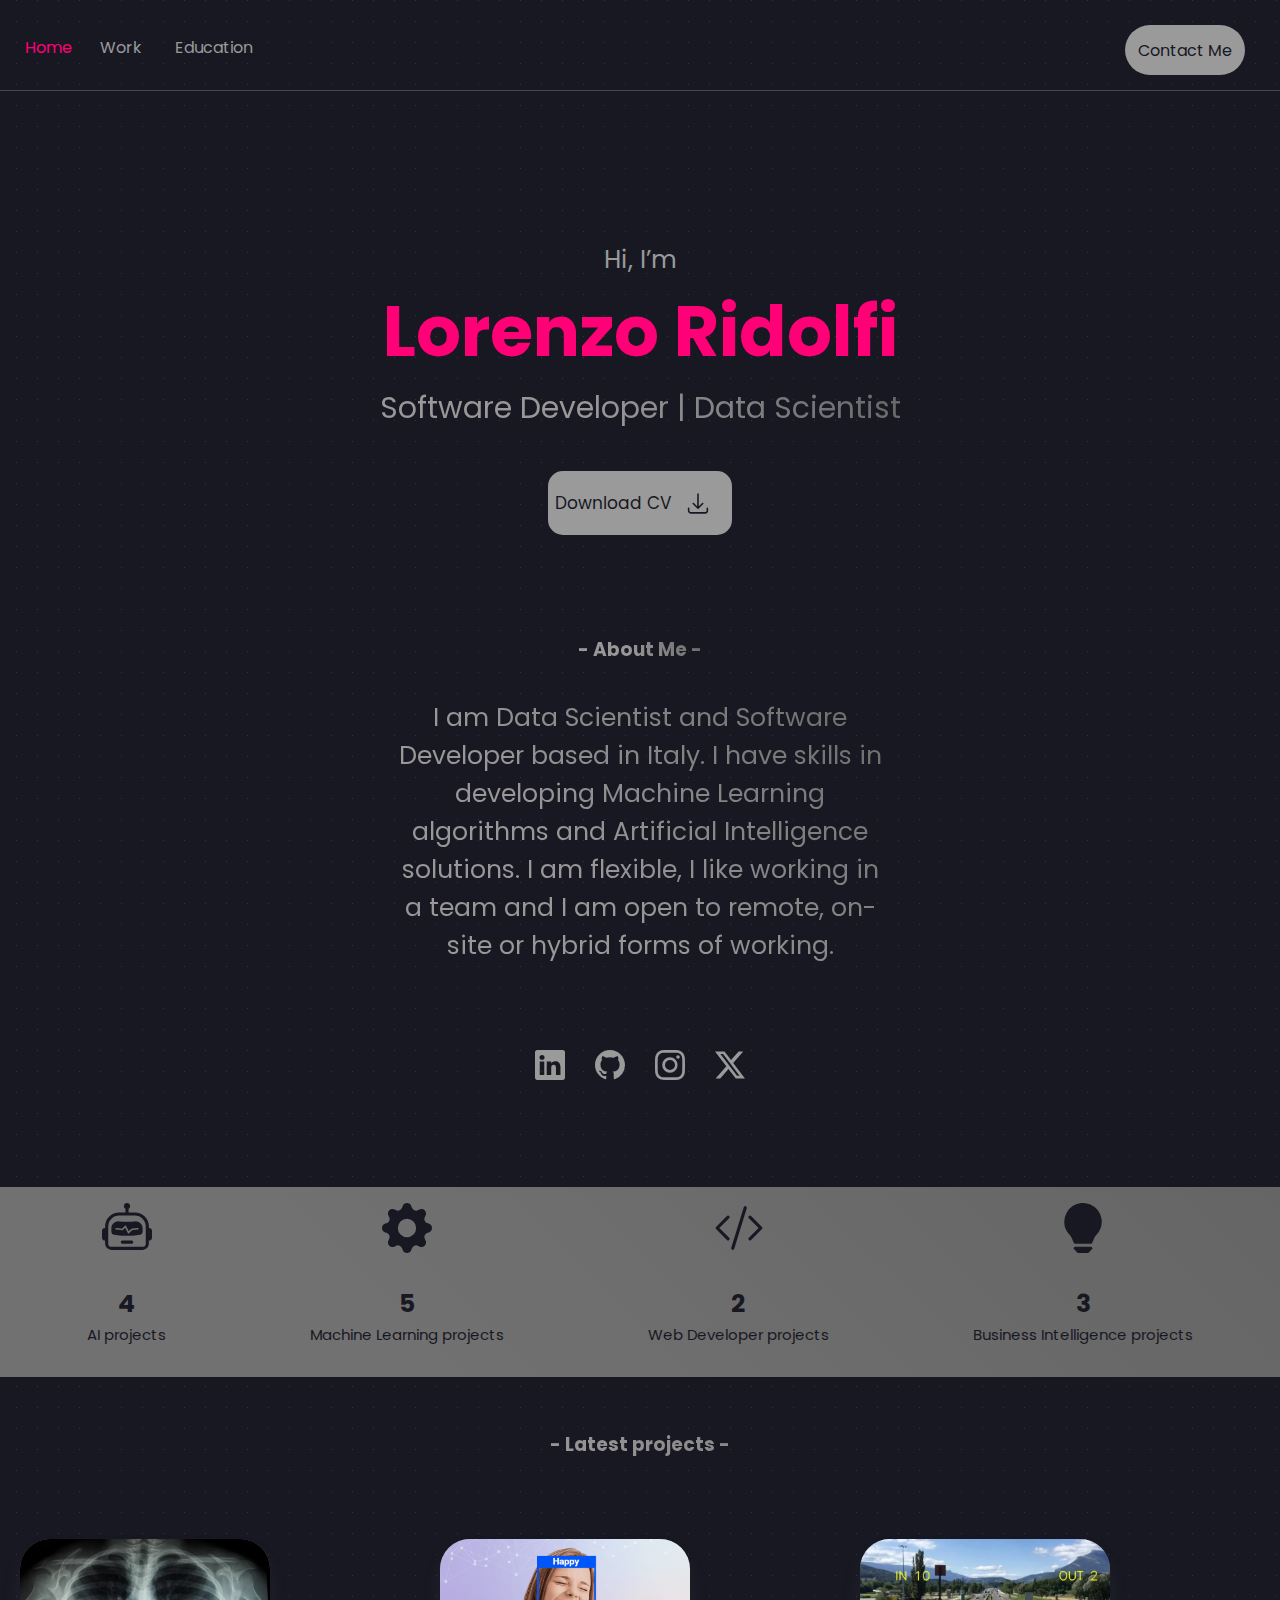
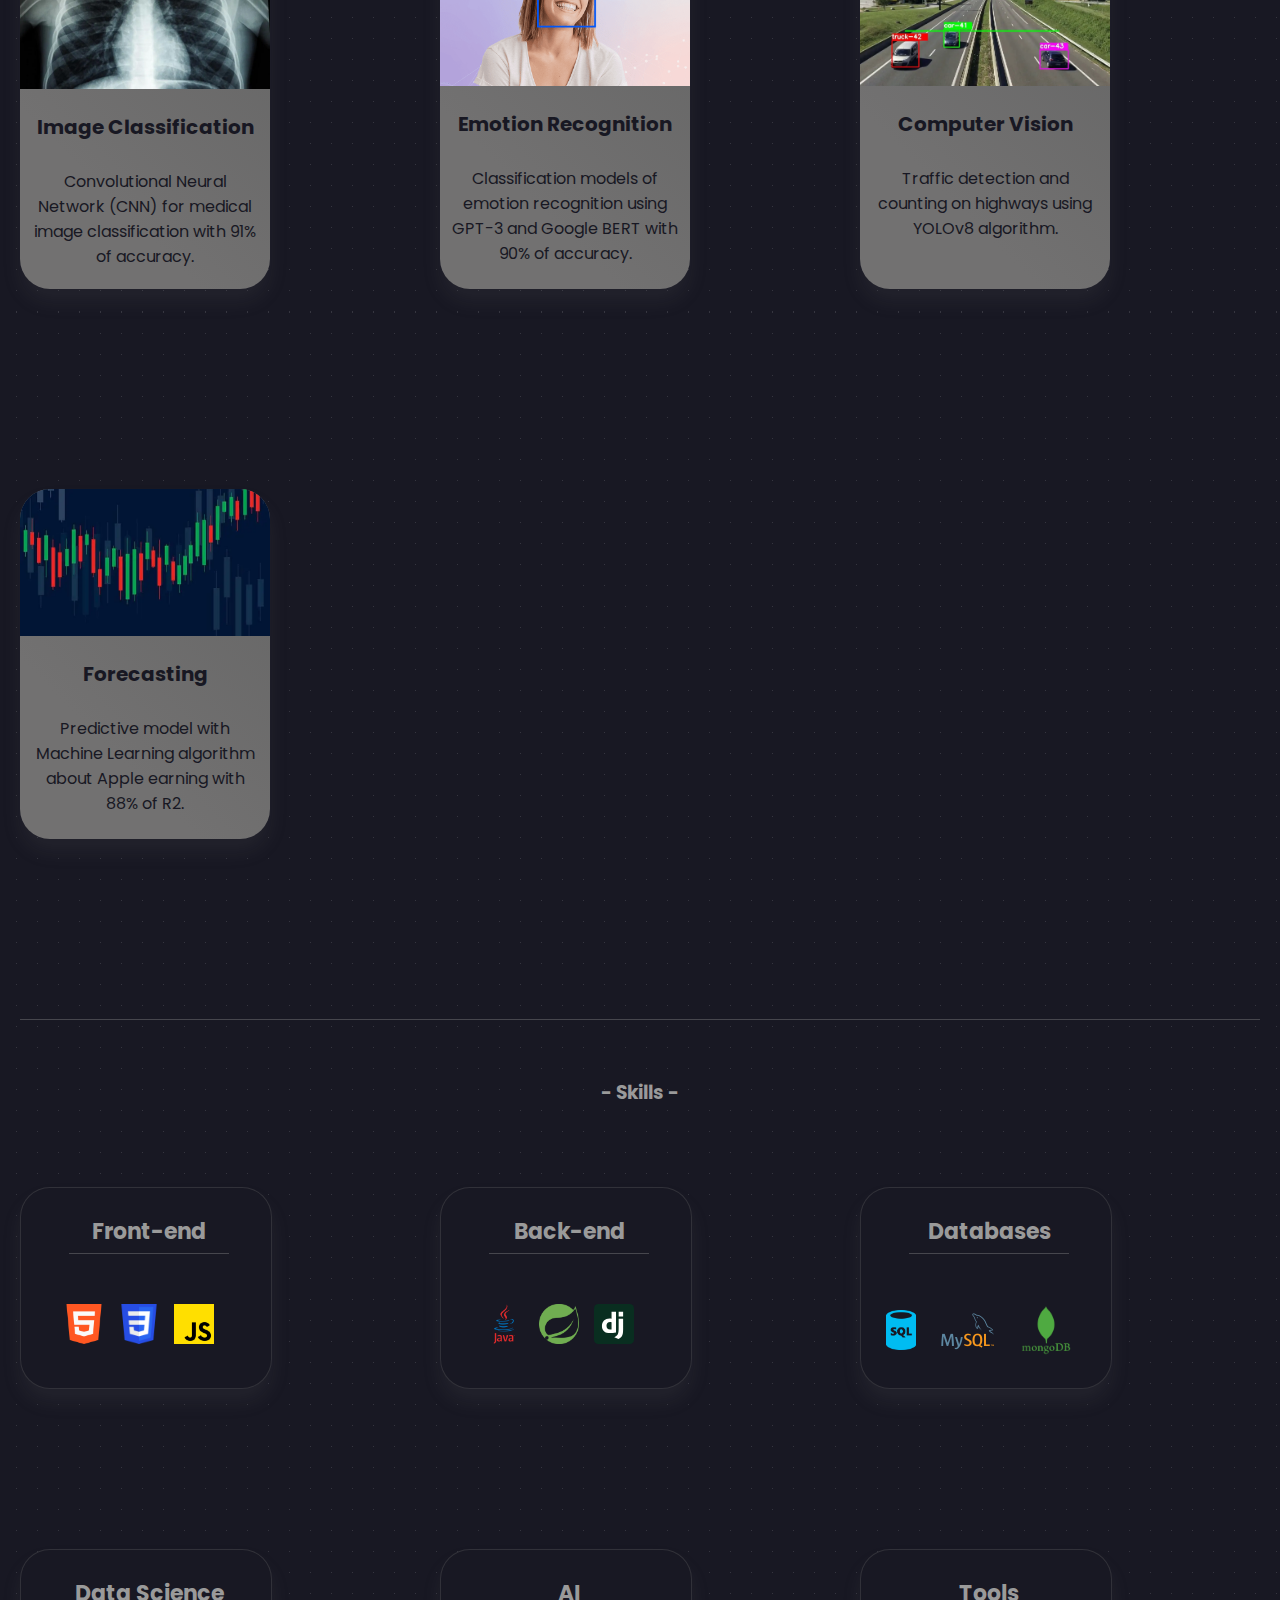
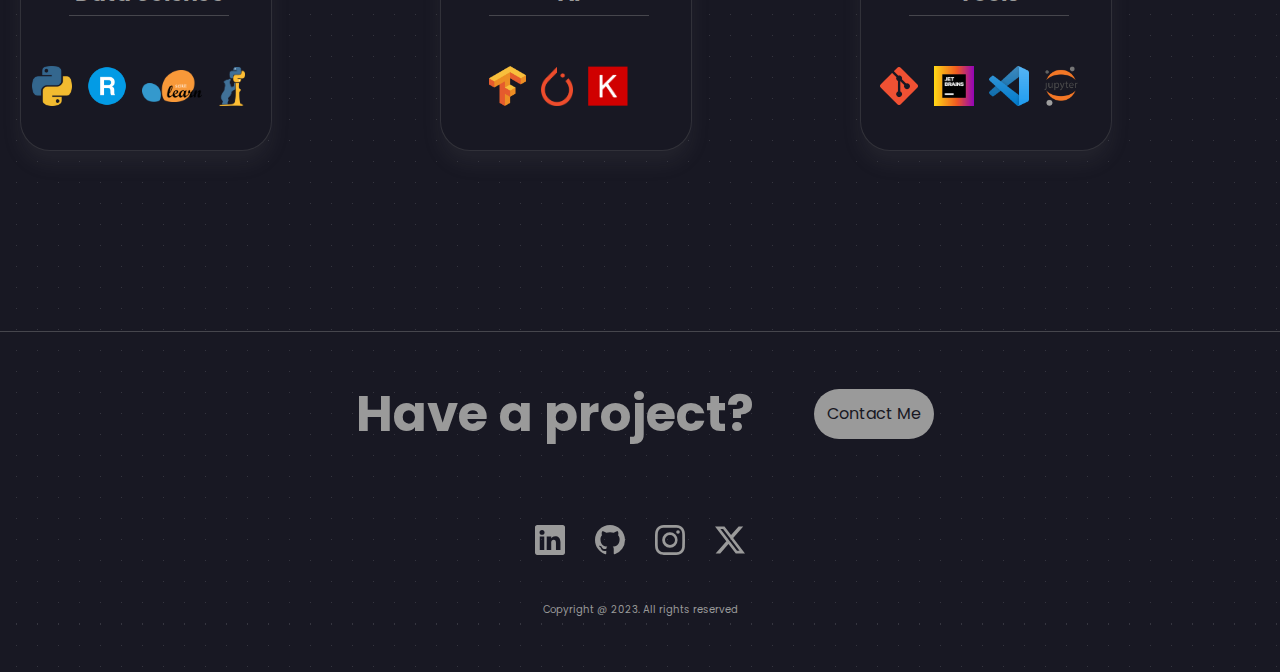
<file: index.html>
<!DOCTYPE html>
<html lang="en">
  <head>
    <meta charset="UTF-8" />
    <meta name="viewport" content="width=device-width, initial-scale=1.0" />
    <meta
      name="description"
      content="Questo è il sito internet di Lorenzo Ridolfi, data scientist e software developer."
    />
    <title>Landing Page di Ridolfi Lorenzo</title>
    <link rel="stylesheet" href="/assets/css/styles.css" />
  </head>
  <style>
    @import url("https://fonts.googleapis.com/css2?family=Outfit:wght@100;400;600&family=Poppins:wght@500&family=Roboto:wght@100;700&display=swap");

    html,
    body {
      height: 100%;
      margin: 0;
      background-color: #181823;
      background-image: url(/assets/immagini/BG-Tx-1.svg);
      color: #9a9a9a;
      font-family: "Poppins", sans-serif;
      /* overflow-x: hidden; */
    }

    header,
    .hero,
    .projects,
    .skills {
      max-width: 1440px;
      margin: 0 auto;
    }

    header {
      height: 60px;
      border-bottom: solid 1px rgba(147, 147, 147, 0.383);
      padding: 15px;

      & nav {
        padding: 10px;
        display: flex;
        justify-content: space-between;
        align-items: center;

        & ul li:first-child a {
          color: #ff0076;
        }

        & ul {
          margin: 0;
          padding: 0;
          display: flex;
          align-items: center;
          gap: 10px;
          list-style-type: none;

          & li {
            font-size: 16px;
            width: 65px;
            height: 30px;

            & a {
              text-decoration: none;
              color: #9a9a9a;
            }
          }

          & a:hover {
            color: #ff0076;
            cursor: pointer;
          }
        }

        #container {
          display: flex;
          align-items: center;
        }

        #contact-me {
          background-color: #9a9a9a;
          color: #181823;
          border-radius: 30px;
          height: 50px;
          width: 120px;
          display: flex;
          justify-content: center;
          align-items: center;
          text-decoration: none;
          margin-right: 10px;
        }

        #contact-me:hover {
          background-color: #ff0076;
          cursor: pointer;
          scale: 0.95;
        }

        .icon,
        .hamburger {
          background-color: #9a9a9a;
          color: #181823;
          width: 50px;
          height: 50px;
          border-radius: 50%;
          display: flex;
          align-items: center;
          justify-content: center;
          text-decoration: none;
        }

        .hamburger {
          margin-right: auto;
        }

        .icon:hover,
        .hamburger:hover {
          background-color: #ff0076;
          cursor: pointer;
          scale: 0.95;
        }

        .icon svg,
        .hamburger svg {
          color: #181823;
          width: 78%; /* Regola la larghezza della svg */
          height: 78%; /* Regola l'altezza della svg */
          display: block; /* Aggiunto per centrare la svg */
          margin: auto; /* Aggiunto per centrare la svg */
        }

        .dropdown-menu {
          display: none;
          position: absolute;
          top: 60px;
          background-color: #181823;
          width: 100%;

          & ul {
            list-style-type: none;
            padding: 0;
            margin: 0;

            & li {
              font-size: 16px;
              height: 30px;
              padding: 10px;
            }

            &li:hover {
              color: #ff0076;
              cursor: pointer;
            }
          }
        }
      }
    }

    .hero {
      margin-top: 150px;
      display: flex;
      flex-direction: column;
      justify-content: center;
      align-items: center;
      text-align: center;

      #hi {
        font-size: 25px;
      }

      & h1 {
        color: #ff0076;
        margin-top: 0;
        margin-bottom: 0;
        font-size: 70px;
      }

      & #job {
        background: linear-gradient(45deg, #999797 40%, #656565);
        -webkit-background-clip: text;
        color: transparent;
        background-clip: text;
        margin-bottom: 40px;
        font-size: 30px;
      }

      & a {
        padding: 7px;
        background-color: #9a9a9a;
        color: #181823;
        border-radius: 15px;
        height: 50px;
        width: 170px;
        display: flex;
        justify-content: center;
        align-items: center;
        text-decoration: none;
        font-size: 17px;
      }

      & h2 {
        font-size: 18.72px;
        background: linear-gradient(45deg, #999797 40%, #656565);
        -webkit-background-clip: text;
        color: transparent;
        background-clip: text;
        margin-top: 100px;
        margin-bottom: 0px;
      }

      #cv svg {
        color: #181823;
        width: 20%;
        height: 50%;
        display: block;
        margin: 10px 10px;
      }

      #cv:hover {
        background-color: #ff0076;
        cursor: pointer;
        scale: 0.95;
      }
    }

    .testo {
      background: linear-gradient(45deg, #999797 40%, #656565);
      -webkit-background-clip: text;
      color: transparent;
      background-clip: text;
      max-width: 500px;
      padding: 10px;
      font-size: 25px;
    }

    .social {
      display: flex;
      justify-content: center;
      align-items: center;
      gap: 30px;
      margin-top: 50px;

      & #in,
      #gh,
      #insta,
      #twit {
        & svg {
          width: 30px;
          height: 30px;
          text-decoration: none;
          color: #9a9a9a;
        }

        & svg:hover {
          color: #ff0076;
          cursor: pointer;
          scale: 0.9;
        }
      }
    }

    .number {
      padding: 15px;
      background: linear-gradient(45deg, #727171 30%, #656565);
      height: 160px;
      margin-top: 100px;
      display: flex;
      justify-content: space-around;
      align-items: center;
      min-width: 200px;

      & .ai,
      .ml,
      .wd,
      .bi {
        color: #181823;
        text-align: center;

        & svg {
          width: 50px;
          height: 50px;
        }
        & h1 {
          text-align: center;
          font-size: 25px;
          margin-top: 25px;
          margin-bottom: 0px;
        }
        & p {
          margin-top: 0;
          font-size: 15px;
        }
      }
    }
  </style>
  <script src="/assets/js/script.js"></script>

  <body>
    <header>
      <nav>
        <div class="dropdown-menu">
          <ul>
            <li>Home</li>
            <li>Work</li>
            <li>Education</li>
          </ul>
        </div>
        <ul>
          <li id="home"><a href="index.html"> Home </a></li>
          <li><a href="work.html"> Work </a></li>
          <li><a href="education.html"> Education </a></li>
        </ul>
        <div class="hamburger">
          <svg
            xmlns="http://www.w3.org/2000/svg"
            fill="none"
            viewBox="0 0 24 24"
            stroke-width="1.5"
            stroke="currentColor"
            class="w-6 h-6"
          >
            <path
              stroke-linecap="round"
              stroke-linejoin="round"
              d="M3.75 6.75h16.5M3.75 12h16.5m-16.5 5.25h16.5"
            />
          </svg>
        </div>
        <div class="container">
          <a
            href="mailto:ridolfilorenzo6@gmail.com"
            id="contact-me"
            aria-label="Contact Me"
          >
            Contact Me
          </a>
          <div class="icon">
            <a
              href="mailto:ridolfilorenzo6@gmail.com"
              aria-label="Invia un'email a ridolfilorenzo6@gmail.com"
              ><svg
                xmlns="http://www.w3.org/2000/svg"
                fill="none"
                viewBox="0 0 24 24"
                stroke-width="1.5"
                stroke="currentColor"
                class="w-6 h-6"
              >
                <path
                  stroke-linecap="round"
                  stroke-linejoin="round"
                  d="M21.75 6.75v10.5a2.25 2.25 0 01-2.25 2.25h-15a2.25 2.25 0 01-2.25-2.25V6.75m19.5 0A2.25 2.25 0 0019.5 4.5h-15a2.25 2.25 0 00-2.25 2.25m19.5 0v.243a2.25 2.25 0 01-1.07 1.916l-7.5 4.615a2.25 2.25 0 01-2.36 0L3.32 8.91a2.25 2.25 0 01-1.07-1.916V6.75"
                />
              </svg>
            </a>
          </div>
        </div>
      </nav>
    </header>
    <main>
      <section class="hero">
        <span id="hi">Hi, I’m </span>
        <h1>Lorenzo Ridolfi</h1>
        <span id="job">Software Developer | Data Scientist</span>
        <a
          href="/assets/immagini/Lorenzo_CV.pdf"
          id="cv"
          download
          class="download-button"
          >Download CV
          <svg
            xmlns="http://www.w3.org/2000/svg"
            fill="none"
            viewBox="0 0 24 24"
            stroke-width="1.5"
            stroke="currentColor"
            class="w-6 h-6"
          >
            <path
              stroke-linecap="round"
              stroke-linejoin="round"
              d="M3 16.5v2.25A2.25 2.25 0 005.25 21h13.5A2.25 2.25 0 0021 18.75V16.5M16.5 12L12 16.5m0 0L7.5 12m4.5 4.5V3"
            />
          </svg>
        </a>
        <h2>- About Me -</h2>
        <div class="testo">
          <p>
            I am Data Scientist and Software Developer based in Italy. I have
            skills in developing Machine Learning algorithms and Artificial
            Intelligence solutions. I am flexible, I like working in a team and
            I am open to remote, on-site or hybrid forms of working.
          </p>
        </div>
      </section>
      <section class="social">
        <div class="linkedin">
          <a
            href="https://www.linkedin.com/in/lorenzo-ridolfi-301a9b1b6/"
            aria-label="Link per accedere al profilo linkedin esterno"
            id="in"
            target="_blank"
            ><svg
              xmlns="http://www.w3.org/2000/svg"
              width="16"
              height="16"
              fill="currentColor"
              class="bi bi-linkedin"
              viewBox="0 0 16 16"
            >
              <path
                d="M0 1.146C0 .513.526 0 1.175 0h13.65C15.474 0 16 .513 16 1.146v13.708c0 .633-.526 1.146-1.175 1.146H1.175C.526 16 0 15.487 0 14.854V1.146zm4.943 12.248V6.169H2.542v7.225h2.401m-1.2-8.212c.837 0 1.358-.554 1.358-1.248-.015-.709-.52-1.248-1.342-1.248-.822 0-1.359.54-1.359 1.248 0 .694.521 1.248 1.327 1.248h.016zm4.908 8.212V9.359c0-.216.016-.432.08-.586.173-.431.568-.878 1.232-.878.869 0 1.216.662 1.216 1.634v3.865h2.401V9.25c0-2.22-1.184-3.252-2.764-3.252-1.274 0-1.845.7-2.165 1.193v.025h-.016a5.54 5.54 0 0 1 .016-.025V6.169h-2.4c.03.678 0 7.225 0 7.225h2.4"
              /></svg></a>
        </div>
        <div class="github">
          <a
            href="https://github.com/lorenzoridolfi9"
            id="gh"
            target="_blank"
            aria-label="Link per accedere al profilo github esterno"
            ><svg
              xmlns="http://www.w3.org/2000/svg"
              width="16"
              height="16"
              fill="currentColor"
              class="bi bi-github"
              viewBox="0 0 16 16"
            >
              <path
                d="M8 0C3.58 0 0 3.58 0 8c0 3.54 2.29 6.53 5.47 7.59.4.07.55-.17.55-.38 0-.19-.01-.82-.01-1.49-2.01.37-2.53-.49-2.69-.94-.09-.23-.48-.94-.82-1.13-.28-.15-.68-.52-.01-.53.63-.01 1.08.58 1.23.82.72 1.21 1.87.87 2.33.66.07-.52.28-.87.51-1.07-1.78-.2-3.64-.89-3.64-3.95 0-.87.31-1.59.82-2.15-.08-.2-.36-1.02.08-2.12 0 0 .67-.21 2.2.82.64-.18 1.32-.27 2-.27.68 0 1.36.09 2 .27 1.53-1.04 2.2-.82 2.2-.82.44 1.1.16 1.92.08 2.12.51.56.82 1.27.82 2.15 0 3.07-1.87 3.75-3.65 3.95.29.25.54.73.54 1.48 0 1.07-.01 1.93-.01 2.2 0 .21.15.46.55.38A8.012 8.012 0 0 0 16 8c0-4.42-3.58-8-8-8"
              /></svg></a>
        </div>
        <div class="instagram">
          <a
            href="https://www.instagram.com/lorenzo_ridolfi9/"
            aria-label="Link per accedere al profilo instagram esterno"
            id="insta"
            target="_blank"
            ><svg
              xmlns="http://www.w3.org/2000/svg"
              width="16"
              height="16"
              fill="currentColor"
              class="bi bi-instagram"
              viewBox="0 0 16 16"
            >
              <path
                d="M8 0C5.829 0 5.556.01 4.703.048 3.85.088 3.269.222 2.76.42a3.917 3.917 0 0 0-1.417.923A3.927 3.927 0 0 0 .42 2.76C.222 3.268.087 3.85.048 4.7.01 5.555 0 5.827 0 8.001c0 2.172.01 2.444.048 3.297.04.852.174 1.433.372 1.942.205.526.478.972.923 1.417.444.445.89.719 1.416.923.51.198 1.09.333 1.942.372C5.555 15.99 5.827 16 8 16s2.444-.01 3.298-.048c.851-.04 1.434-.174 1.943-.372a3.916 3.916 0 0 0 1.416-.923c.445-.445.718-.891.923-1.417.197-.509.332-1.09.372-1.942C15.99 10.445 16 10.173 16 8s-.01-2.445-.048-3.299c-.04-.851-.175-1.433-.372-1.941a3.926 3.926 0 0 0-.923-1.417A3.911 3.911 0 0 0 13.24.42c-.51-.198-1.092-.333-1.943-.372C10.443.01 10.172 0 7.998 0h.003zm-.717 1.442h.718c2.136 0 2.389.007 3.232.046.78.035 1.204.166 1.486.275.373.145.64.319.92.599.28.28.453.546.598.92.11.281.24.705.275 1.485.039.843.047 1.096.047 3.231s-.008 2.389-.047 3.232c-.035.78-.166 1.203-.275 1.485a2.47 2.47 0 0 1-.599.919c-.28.28-.546.453-.92.598-.28.11-.704.24-1.485.276-.843.038-1.096.047-3.232.047s-2.39-.009-3.233-.047c-.78-.036-1.203-.166-1.485-.276a2.478 2.478 0 0 1-.92-.598 2.48 2.48 0 0 1-.6-.92c-.109-.281-.24-.705-.275-1.485-.038-.843-.046-1.096-.046-3.233 0-2.136.008-2.388.046-3.231.036-.78.166-1.204.276-1.486.145-.373.319-.64.599-.92.28-.28.546-.453.92-.598.282-.11.705-.24 1.485-.276.738-.034 1.024-.044 2.515-.045v.002zm4.988 1.328a.96.96 0 1 0 0 1.92.96.96 0 0 0 0-1.92zm-4.27 1.122a4.109 4.109 0 1 0 0 8.217 4.109 4.109 0 0 0 0-8.217zm0 1.441a2.667 2.667 0 1 1 0 5.334 2.667 2.667 0 0 1 0-5.334"
              /></svg></a>
        </div>
        <div class="x">
          <a
            href="https://twitter.com/Lorenzoridolfi9"
            aria-label="Link per accedere al profilo twitter esterno"
            id="twit"
            target="_blank"
            ><svg
              xmlns="http://www.w3.org/2000/svg"
              width="16"
              height="16"
              fill="currentColor"
              class="bi bi-twitter-x"
              viewBox="0 0 16 16"
            >
              <path
                d="M12.6.75h2.454l-5.36 6.142L16 15.25h-4.937l-3.867-5.07-4.425 5.07H.316l5.733-6.57L0 .75h5.063l3.495 4.633L12.601.75Zm-.86 13.028h1.36L4.323 2.145H2.865l8.875 11.633Z"
              /></svg></a>
        </div>
      </section>
      <section class="number">
        <div class="ai">
          <svg
            xmlns="http://www.w3.org/2000/svg"
            width="16"
            height="16"
            fill="currentColor"
            class="bi bi-robot"
            viewBox="0 0 16 16"
          >
            <path
              d="M6 12.5a.5.5 0 0 1 .5-.5h3a.5.5 0 0 1 0 1h-3a.5.5 0 0 1-.5-.5M3 8.062C3 6.76 4.235 5.765 5.53 5.886a26.58 26.58 0 0 0 4.94 0C11.765 5.765 13 6.76 13 8.062v1.157a.933.933 0 0 1-.765.935c-.845.147-2.34.346-4.235.346-1.895 0-3.39-.2-4.235-.346A.933.933 0 0 1 3 9.219zm4.542-.827a.25.25 0 0 0-.217.068l-.92.9a24.767 24.767 0 0 1-1.871-.183.25.25 0 0 0-.068.495c.55.076 1.232.149 2.02.193a.25.25 0 0 0 .189-.071l.754-.736.847 1.71a.25.25 0 0 0 .404.062l.932-.97a25.286 25.286 0 0 0 1.922-.188.25.25 0 0 0-.068-.495c-.538.074-1.207.145-1.98.189a.25.25 0 0 0-.166.076l-.754.785-.842-1.7a.25.25 0 0 0-.182-.135Z"
            />
            <path
              d="M8.5 1.866a1 1 0 1 0-1 0V3h-2A4.5 4.5 0 0 0 1 7.5V8a1 1 0 0 0-1 1v2a1 1 0 0 0 1 1v1a2 2 0 0 0 2 2h10a2 2 0 0 0 2-2v-1a1 1 0 0 0 1-1V9a1 1 0 0 0-1-1v-.5A4.5 4.5 0 0 0 10.5 3h-2zM14 7.5V13a1 1 0 0 1-1 1H3a1 1 0 0 1-1-1V7.5A3.5 3.5 0 0 1 5.5 4h5A3.5 3.5 0 0 1 14 7.5"
            />
          </svg>
          <h1>4</h1>
          <p class="short">AI projects</p>
          <p class="galaxy-fold">AI works</p>
        </div>
        <div class="ml">
          <svg
            xmlns="http://www.w3.org/2000/svg"
            width="16"
            height="16"
            fill="currentColor"
            class="bi bi-gear-fill"
            viewBox="0 0 16 16"
          >
            <path
              d="M9.405 1.05c-.413-1.4-2.397-1.4-2.81 0l-.1.34a1.464 1.464 0 0 1-2.105.872l-.31-.17c-1.283-.698-2.686.705-1.987 1.987l.169.311c.446.82.023 1.841-.872 2.105l-.34.1c-1.4.413-1.4 2.397 0 2.81l.34.1a1.464 1.464 0 0 1 .872 2.105l-.17.31c-.698 1.283.705 2.686 1.987 1.987l.311-.169a1.464 1.464 0 0 1 2.105.872l.1.34c.413 1.4 2.397 1.4 2.81 0l.1-.34a1.464 1.464 0 0 1 2.105-.872l.31.17c1.283.698 2.686-.705 1.987-1.987l-.169-.311a1.464 1.464 0 0 1 .872-2.105l.34-.1c1.4-.413 1.4-2.397 0-2.81l-.34-.1a1.464 1.464 0 0 1-.872-2.105l.17-.31c.698-1.283-.705-2.686-1.987-1.987l-.311.169a1.464 1.464 0 0 1-2.105-.872l-.1-.34zM8 10.93a2.929 2.929 0 1 1 0-5.86 2.929 2.929 0 0 1 0 5.858z"
            />
          </svg>
          <h1>5</h1>
          <p class="long">Machine Learning projects</p>
          <p class="short">ML projects</p>
          <p class="galaxy-fold">ML works</p>
        </div>
        <div class="wd">
          <svg
            xmlns="http://www.w3.org/2000/svg"
            width="16"
            height="16"
            fill="currentColor"
            class="bi bi-code-slash"
            viewBox="0 0 16 16"
          >
            <path
              d="M10.478 1.647a.5.5 0 1 0-.956-.294l-4 13a.5.5 0 0 0 .956.294l4-13zM4.854 4.146a.5.5 0 0 1 0 .708L1.707 8l3.147 3.146a.5.5 0 0 1-.708.708l-3.5-3.5a.5.5 0 0 1 0-.708l3.5-3.5a.5.5 0 0 1 .708 0zm6.292 0a.5.5 0 0 0 0 .708L14.293 8l-3.147 3.146a.5.5 0 0 0 .708.708l3.5-3.5a.5.5 0 0 0 0-.708l-3.5-3.5a.5.5 0 0 0-.708 0z"
            />
          </svg>
          <h1>2</h1>
          <p class="long">Web Developer projects</p>
          <p class="short">Web projects</p>
          <p class="galaxy-fold">Web works</p>
        </div>
        <div class="bi">
          <svg
            xmlns="http://www.w3.org/2000/svg"
            width="16"
            height="16"
            fill="currentColor"
            class="bi bi-lightbulb-fill"
            viewBox="0 0 16 16"
          >
            <path
              d="M2 6a6 6 0 1 1 10.174 4.31c-.203.196-.359.4-.453.619l-.762 1.769A.5.5 0 0 1 10.5 13h-5a.5.5 0 0 1-.46-.302l-.761-1.77a1.964 1.964 0 0 0-.453-.618A5.984 5.984 0 0 1 2 6m3 8.5a.5.5 0 0 1 .5-.5h5a.5.5 0 0 1 0 1l-.224.447a1 1 0 0 1-.894.553H6.618a1 1 0 0 1-.894-.553L5.5 15a.5.5 0 0 1-.5-.5"
            />
          </svg>
          <h1>3</h1>
          <p class="long">Business Intelligence projects</p>
          <p class="short">BI projects</p>
          <p class="galaxy-fold">BI works</p>
        </div>
      </section>
      <section class="projects">
        <h1>- Latest projects -</h1>
        <div class="container">
          <div class="service-grid-item">
            <a
              href="https://github.com/lorenzoridolfi9/Pneumonia-Detection"
              target="_blank"
              ><img
                src="/assets/immagini/chest-x-ray.webp"
                alt="immagine copertina della card"
                loading="lazy"
              />
              <h2>Image Classification</h2>
              <p>
                Convolutional Neural Network (CNN) for medical image
                classification with 91% of accuracy.
              </p>
            </a>
          </div>
          <div class="service-grid-item">
            <a
              href="https://github.com/lorenzoridolfi9/Emotion-Recognition"
              target="_blank"
              ><img
                id="emotion-recognition"
                src="/assets/immagini/resize_image/Emotion-Detection-1.webp"
                alt="immagine copertina della card"
                loading="lazy"
              />
              <h2>Emotion Recognition</h2>
              <p>
                Classification models of emotion recognition using GPT-3 and
                Google BERT with 90% of accuracy.
              </p>
            </a>
          </div>
          <div class="service-grid-item">
            <a
              href="https://github.com/lorenzoridolfi9/Traffic-Detection-and-Count"
              target="_blank"
              ><img
                id="computer-vision"
                src="/assets/immagini/resize_image/maxresdefault_1.webp"
                alt="immagine copertina della card"
                loading="lazy"
              />
              <h2>Computer Vision</h2>
              <p>
                Traffic detection and counting on highways using YOLOv8
                algorithm.
              </p>
            </a>
          </div>
          <div class="service-grid-item">
            <a
              href="https://github.com/lorenzoridolfi9/Traffic-Detection-and-Count"
              target="_blank"
              ><img
                id="forecasting"
                src="/assets/immagini/resize_image/red-green-chart-597134246_1.webp"
                alt="immagine copertina della card"
                loading="lazy"
              />
              <h2>Forecasting</h2>
              <p>
                Predictive model with Machine Learning algorithm about Apple
                earning with 88% of R2.
              </p>
            </a>
          </div>
        </div>
      </section>
      <section class="skills">
        <h3>- Skills -</h3>
        <div class="container-category">
          <div class="item">
            <h3>Front-end</h3>
            <div class="icons">
              <img
                src="/assets/immagini/resize_image/732212.png"
                alt="html5 logo"
                loading="lazy"
              />
              <img
                src="/assets/immagini/resize_image/CSS3_logo.svg.png"
                alt="css3 logo"
                loading="lazy"
              />
              <img
                src="/assets/immagini/resize_image/5968292.png"
                alt="js logo"
                loading="lazy"
              />
            </div>
          </div>
          <div class="item">
            <h3>Back-end</h3>
            <div class="icons">
              <span>
                <img
                  src="/assets/immagini/free-java-60-1174953.webp"
                  alt="java logo"
                  loading="lazy"
                />
              </span>
              <span>
                <img
                  src="/assets/immagini/resize_image/spring-icon-2048x2045-yufnoc34.png"
                  alt="spring logo"
                  loading="lazy"
                />
              </span>
              <span>
                <svg
                  width="800px"
                  height="800px"
                  viewBox="0 0 256 256"
                  version="1.1"
                  xmlns="http://www.w3.org/2000/svg"
                  xmlns:xlink="http://www.w3.org/1999/xlink"
                  preserveAspectRatio="xMidYMid"
                >
                  <g>
                    <rect
                      fill="#092E20"
                      x="0"
                      y="0"
                      width="256"
                      height="256"
                      rx="28"
                    ></rect>
                    <path
                      d="M186.377012,94.197636 L186.377012,160.424478 C186.377012,183.243286 184.707519,194.187745 179.699037,203.649406 C175.060358,212.741266 168.937684,218.490548 156.323731,224.798721 L129.794937,212.183571 C142.410087,206.247593 148.531564,201.05481 152.427049,193.074749 C156.509231,184.91278 157.808923,175.451119 157.808923,150.593015 L157.808923,94.197636 L186.377012,94.197636 Z M140.928486,50.0787207 L140.928486,182.316986 C126.272844,185.099476 115.512688,186.212472 103.826231,186.212472 C68.9487718,186.212472 50.7686431,170.445031 50.7686431,140.205054 C50.7686431,111.079269 70.0629644,92.1583404 99.9295492,92.1583404 C104.567032,92.1583404 108.091519,92.5281423 112.359199,93.6411381 L112.359199,50.0787207 L140.928486,50.0787207 Z M102.713236,115.160254 C88.243093,115.160254 79.8944275,124.065418 79.8944275,139.647359 C79.8944275,154.860696 87.8720944,163.208164 102.527736,163.208164 C105.680028,163.208164 108.278215,163.022665 112.359199,162.467364 L112.359199,116.643052 C109.020212,115.531253 106.237722,115.160254 102.713236,115.160254 Z M186.377012,50.2307105 L186.377012,79.5419941 L157.808923,79.5419941 L157.808923,50.2307105 L186.377012,50.2307105 Z"
                      fill="#FFFFFD"
                    ></path>
                  </g>
                </svg>
              </span>
            </div>
          </div>
          <div class="item">
            <h3>Databases</h3>
            <div class="icons">
              <span>
                <img
                  id="sql"
                  src="/assets/immagini/resize_image/sql-database-generic-icon-1521x2048-d0vdpxpg.png"
                  alt="sql logo"
                  loading="lazy"
                />
              </span>
              <span>
                <img
                  id="mysql"
                  src="/assets/immagini/resize_image/mysql-logo-png-transparent.png"
                  alt="mysql logo"
                  loading="lazy"
                />
              </span>
              <span>
                <img
                  id="mongo"
                  src="/assets/immagini/resize_image/mongodb_plain_wordmark_logo_icon_146423.png"
                  alt="mongoDB logo"
                  loading="lazy"
                />
              </span>
            </div>
          </div>
          <div class="item">
            <h3>Data Science</h3>
            <div class="icons">
              <span>
                <img
                  src="/assets/immagini/resize_image/free-python-3521655-2945099.webp"
                  alt="python logo"
                  loading="lazy"
                />
              </span>
              <span>
                <img
                  src="/assets/immagini/resize_image/1024px-Eo_circle_light-blue_white_letter-r.svg.png"
                  alt="r logo"
                  loading="lazy"
                />
              </span>
              <span>
                <img
                  id="skit"
                  src="/assets/immagini/resize_image/2560px-Scikit_learn_logo_small.svg.png"
                  alt="scikit learn logo"
                  loading="lazy"
                />
              </span>
              <span>
                <img
                  id="pandas"
                  src="/assets/immagini/resize_image/pandas_logo.png"
                  alt="pandas logo"
                  loading="lazy"
                />
              </span>
            </div>
          </div>
          <div class="item">
            <h3>AI</h3>
            <div class="icons">
              <span>
                <img
                  id="tensor"
                  src="/assets/immagini/resize_image/tensorflow-icon-955x1024-hd4xzbqj.png"
                  alt="ts logo"
                  loading="lazy"
                />
              </span>
              <span>
                <img
                  id="pytorch"
                  src="/assets/immagini/resize_image/1200px-PyTorch_logo_icon.svg.png"
                  alt="pt logo"
                  loading="lazy"
                />
              </span>
              <span>
                <img
                  src="/assets/immagini/resize_image/keras.png"
                  alt="ks logo"
                  loading="lazy"
                />
              </span>
            </div>
          </div>
          <div class="item">
            <h3>Tools</h3>
            <div class="icons">
              <span>
                <img
                  src="/assets/immagini/resize_image/Git_icon.svg.png"
                  alt="git logo"
                  loading="lazy"
                />
              </span>
              <span>
                <img
                  src="/assets/immagini/resize_image/jetbrains.com.png"
                  alt="JetBrains logo"
                  loading="lazy"
                />
              </span>
              <span>
                <img
                  src="/assets/immagini/resize_image/Visual_Studio_Code_1.35_icon.svg.png"
                  alt="vs-code logo"
                  loading="lazy"
                />
              </span>
              <span>
                <img
                  id="jn"
                  src="/assets/immagini/resize_image/883px-Jupyter_logo.svg.png"
                  alt="jupyter logo"
                  loading="lazy"
                />
              </span>
            </div>
          </div>
        </div>
      </section>
    </main>
    <footer>
      <div class="have">
        <h1>Have a project?</h1>
        <a
          href="mailto:ridolfilorenzo6@gmail.com"
          id="contact"
          aria-label="Contact Me"
        >
          Contact Me
        </a>
        <div class="icon-mail">
          <a
            href="mailto:ridolfilorenzo6@gmail.com"
            aria-label="Invia un'email a ridolfilorenzo6@gmail.com"
            ><svg
              xmlns="http://www.w3.org/2000/svg"
              fill="none"
              viewBox="0 0 24 24"
              stroke-width="1.5"
              stroke="currentColor"
              class="w-6 h-6"
            >
              <path
                stroke-linecap="round"
                stroke-linejoin="round"
                d="M21.75 6.75v10.5a2.25 2.25 0 01-2.25 2.25h-15a2.25 2.25 0 01-2.25-2.25V6.75m19.5 0A2.25 2.25 0 0019.5 4.5h-15a2.25 2.25 0 00-2.25 2.25m19.5 0v.243a2.25 2.25 0 01-1.07 1.916l-7.5 4.615a2.25 2.25 0 01-2.36 0L3.32 8.91a2.25 2.25 0 01-1.07-1.916V6.75"
              />
            </svg>
          </a>
        </div>
      </div>
      <div class="socials">
        <div class="in">
          <a
            href="https://www.linkedin.com/in/lorenzo-ridolfi-301a9b1b6/"
            aria-label="Link per accedere al profilo linkedin esterno"
            id="lk"
            target="_blank"
            ><svg
              xmlns="http://www.w3.org/2000/svg"
              width="16"
              height="16"
              fill="currentColor"
              class="bi bi-linkedin"
              viewBox="0 0 16 16"
            >
              <path
                d="M0 1.146C0 .513.526 0 1.175 0h13.65C15.474 0 16 .513 16 1.146v13.708c0 .633-.526 1.146-1.175 1.146H1.175C.526 16 0 15.487 0 14.854V1.146zm4.943 12.248V6.169H2.542v7.225h2.401m-1.2-8.212c.837 0 1.358-.554 1.358-1.248-.015-.709-.52-1.248-1.342-1.248-.822 0-1.359.54-1.359 1.248 0 .694.521 1.248 1.327 1.248h.016zm4.908 8.212V9.359c0-.216.016-.432.08-.586.173-.431.568-.878 1.232-.878.869 0 1.216.662 1.216 1.634v3.865h2.401V9.25c0-2.22-1.184-3.252-2.764-3.252-1.274 0-1.845.7-2.165 1.193v.025h-.016a5.54 5.54 0 0 1 .016-.025V6.169h-2.4c.03.678 0 7.225 0 7.225h2.4"
              /></svg></a>
        </div>
        <div class="git">
          <a
            href="https://github.com/lorenzoridolfi9"
            id="ghub"
            target="_blank"
            aria-label="Link per accedere al profilo github esterno"
            ><svg
              xmlns="http://www.w3.org/2000/svg"
              width="16"
              height="16"
              fill="currentColor"
              class="bi bi-github"
              viewBox="0 0 16 16"
            >
              <path
                d="M8 0C3.58 0 0 3.58 0 8c0 3.54 2.29 6.53 5.47 7.59.4.07.55-.17.55-.38 0-.19-.01-.82-.01-1.49-2.01.37-2.53-.49-2.69-.94-.09-.23-.48-.94-.82-1.13-.28-.15-.68-.52-.01-.53.63-.01 1.08.58 1.23.82.72 1.21 1.87.87 2.33.66.07-.52.28-.87.51-1.07-1.78-.2-3.64-.89-3.64-3.95 0-.87.31-1.59.82-2.15-.08-.2-.36-1.02.08-2.12 0 0 .67-.21 2.2.82.64-.18 1.32-.27 2-.27.68 0 1.36.09 2 .27 1.53-1.04 2.2-.82 2.2-.82.44 1.1.16 1.92.08 2.12.51.56.82 1.27.82 2.15 0 3.07-1.87 3.75-3.65 3.95.29.25.54.73.54 1.48 0 1.07-.01 1.93-.01 2.2 0 .21.15.46.55.38A8.012 8.012 0 0 0 16 8c0-4.42-3.58-8-8-8"
              /></svg></a>
        </div>
        <div class="ins">
          <a
            href="https://www.instagram.com/lorenzo_ridolfi9/"
            aria-label="Link per accedere al profilo instagram esterno"
            id="instag"
            target="_blank"
            ><svg
              xmlns="http://www.w3.org/2000/svg"
              width="16"
              height="16"
              fill="currentColor"
              class="bi bi-instagram"
              viewBox="0 0 16 16"
            >
              <path
                d="M8 0C5.829 0 5.556.01 4.703.048 3.85.088 3.269.222 2.76.42a3.917 3.917 0 0 0-1.417.923A3.927 3.927 0 0 0 .42 2.76C.222 3.268.087 3.85.048 4.7.01 5.555 0 5.827 0 8.001c0 2.172.01 2.444.048 3.297.04.852.174 1.433.372 1.942.205.526.478.972.923 1.417.444.445.89.719 1.416.923.51.198 1.09.333 1.942.372C5.555 15.99 5.827 16 8 16s2.444-.01 3.298-.048c.851-.04 1.434-.174 1.943-.372a3.916 3.916 0 0 0 1.416-.923c.445-.445.718-.891.923-1.417.197-.509.332-1.09.372-1.942C15.99 10.445 16 10.173 16 8s-.01-2.445-.048-3.299c-.04-.851-.175-1.433-.372-1.941a3.926 3.926 0 0 0-.923-1.417A3.911 3.911 0 0 0 13.24.42c-.51-.198-1.092-.333-1.943-.372C10.443.01 10.172 0 7.998 0h.003zm-.717 1.442h.718c2.136 0 2.389.007 3.232.046.78.035 1.204.166 1.486.275.373.145.64.319.92.599.28.28.453.546.598.92.11.281.24.705.275 1.485.039.843.047 1.096.047 3.231s-.008 2.389-.047 3.232c-.035.78-.166 1.203-.275 1.485a2.47 2.47 0 0 1-.599.919c-.28.28-.546.453-.92.598-.28.11-.704.24-1.485.276-.843.038-1.096.047-3.232.047s-2.39-.009-3.233-.047c-.78-.036-1.203-.166-1.485-.276a2.478 2.478 0 0 1-.92-.598 2.48 2.48 0 0 1-.6-.92c-.109-.281-.24-.705-.275-1.485-.038-.843-.046-1.096-.046-3.233 0-2.136.008-2.388.046-3.231.036-.78.166-1.204.276-1.486.145-.373.319-.64.599-.92.28-.28.546-.453.92-.598.282-.11.705-.24 1.485-.276.738-.034 1.024-.044 2.515-.045v.002zm4.988 1.328a.96.96 0 1 0 0 1.92.96.96 0 0 0 0-1.92zm-4.27 1.122a4.109 4.109 0 1 0 0 8.217 4.109 4.109 0 0 0 0-8.217zm0 1.441a2.667 2.667 0 1 1 0 5.334 2.667 2.667 0 0 1 0-5.334"
              /></svg></a>
        </div>
        <div class="tw">
          <a
            href="https://twitter.com/Lorenzoridolfi9"
            aria-label="Link per accedere al profilo twitter esterno"
            id="twitt"
            target="_blank"
            ><svg
              xmlns="http://www.w3.org/2000/svg"
              width="16"
              height="16"
              fill="currentColor"
              class="bi bi-twitter-x"
              viewBox="0 0 16 16"
            >
              <path
                d="M12.6.75h2.454l-5.36 6.142L16 15.25h-4.937l-3.867-5.07-4.425 5.07H.316l5.733-6.57L0 .75h5.063l3.495 4.633L12.601.75Zm-.86 13.028h1.36L4.323 2.145H2.865l8.875 11.633Z"
              /></svg></a>
        </div>
      </div>
      <p>Copyright @ 2023. All rights reserved</p>
    </footer>
    <a href="#" id="scrollToTopBtn">&#8593; </a>
    
  </body>
</html>
</file>
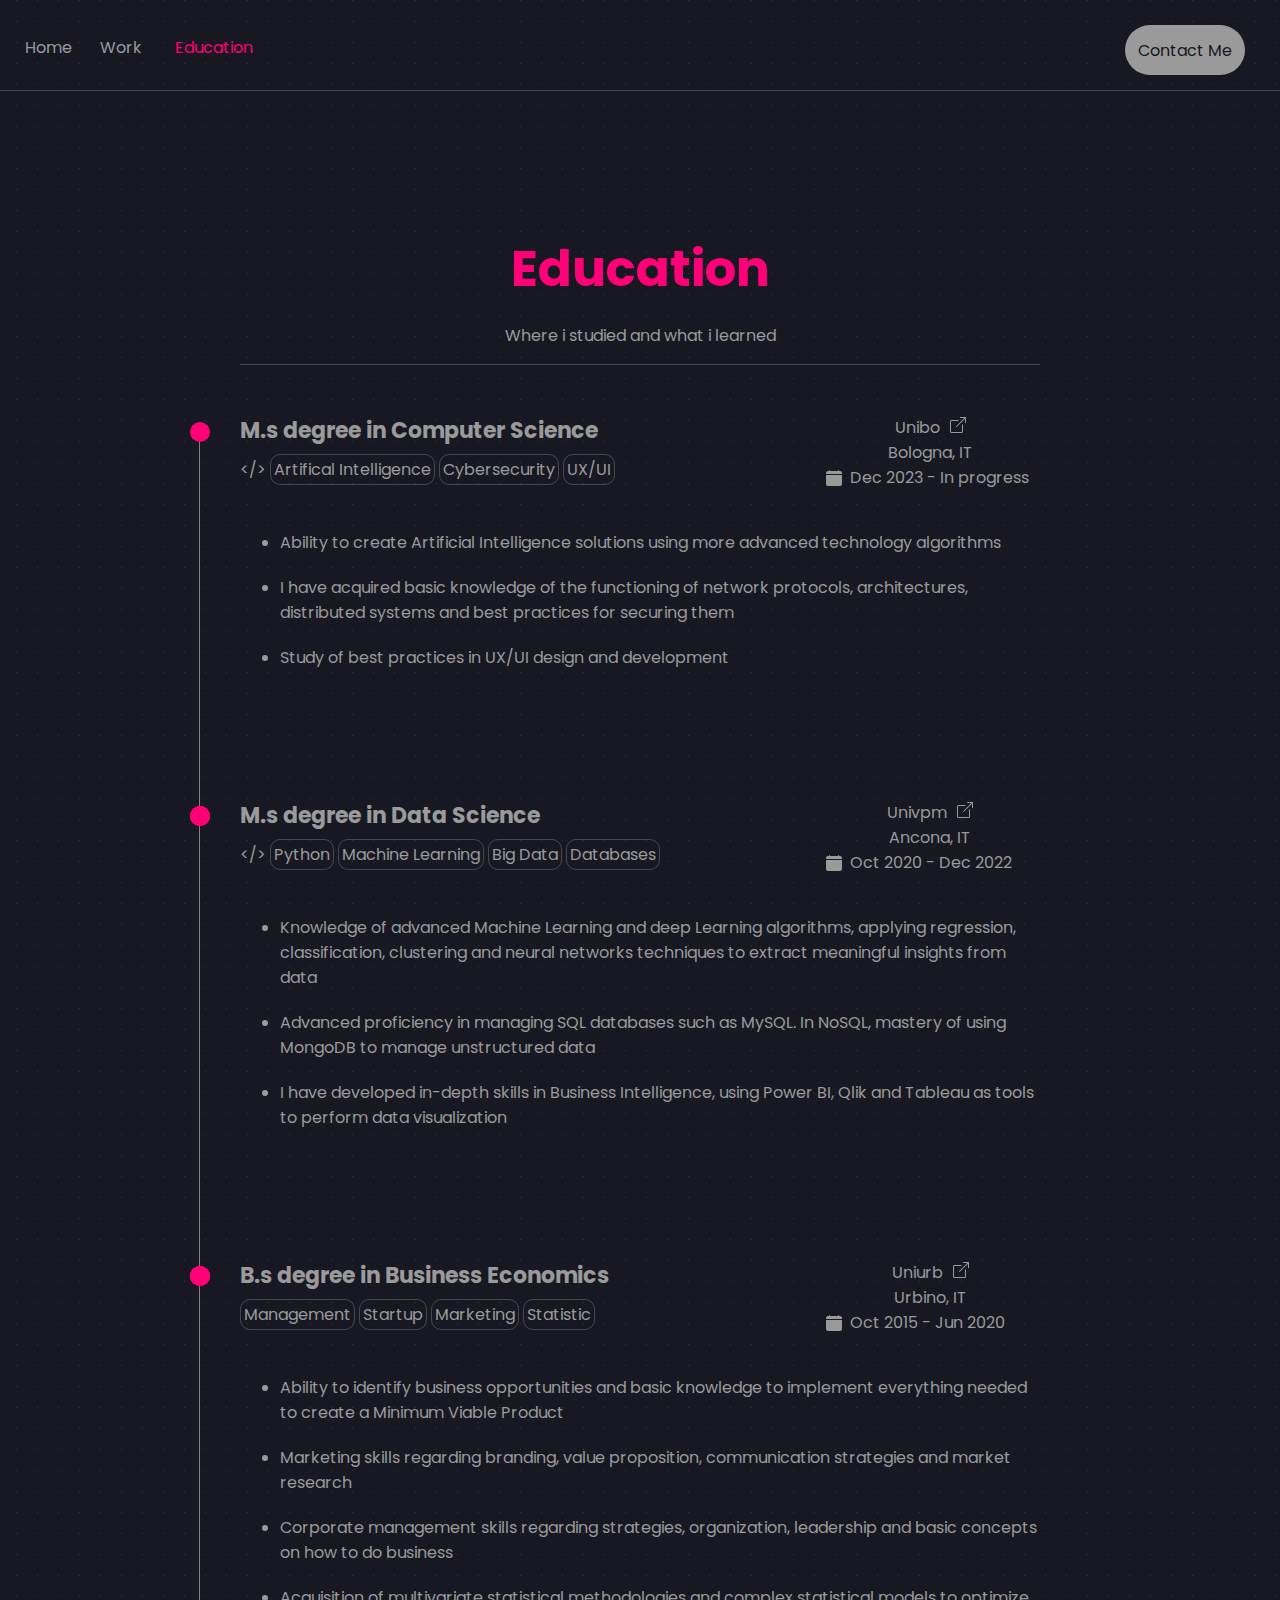
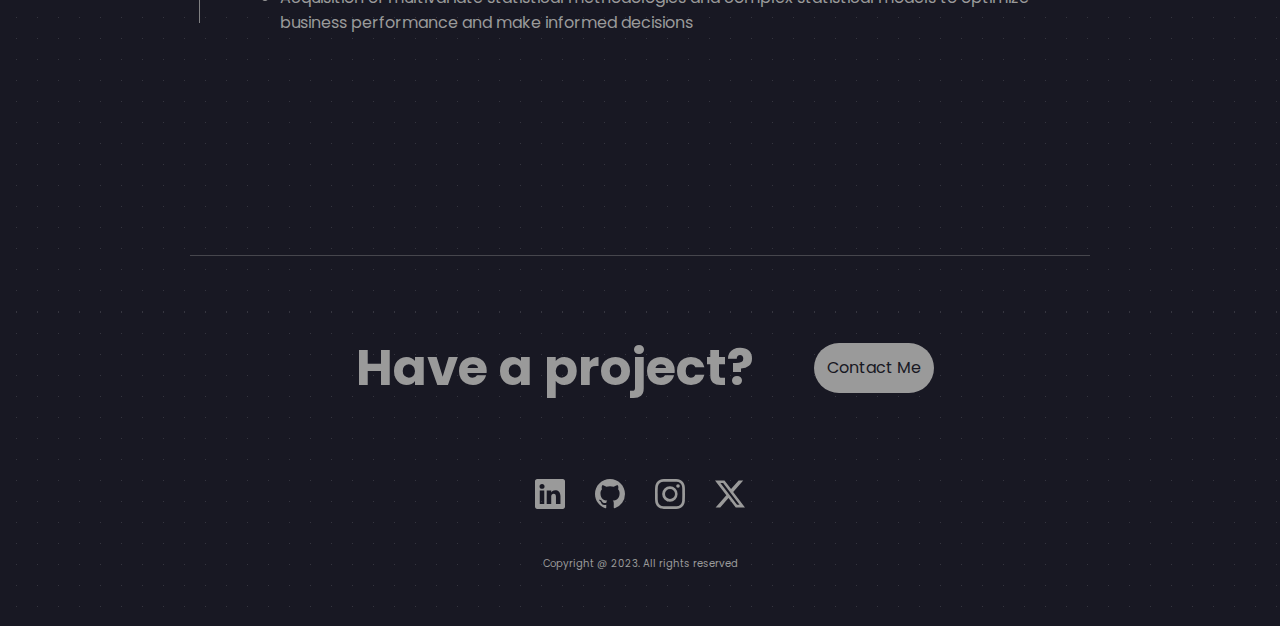
<file: education.html>
<!DOCTYPE html>
<html lang="en">
<head>
    <meta charset="UTF-8">
    <meta name="viewport" content="width=device-width, initial-scale=1.0">
    <meta name="description" content="Questo è il sito internet di Lorenzo Ridolfi, sezione education.">
    <title>Landing Page di Ridolfi Lorenzo - sezione education</title>
    <link rel="stylesheet" href="/assets/css/styles.css">
</head>
<style>
@import url("https://fonts.googleapis.com/css2?family=Outfit:wght@100;400;600&family=Poppins:wght@500&family=Roboto:wght@100;700&display=swap");

html,
body {
  height: 100%;
  background-color: #181823;
  background-image: url(/assets/immagini/BG-Tx-1.svg);
  color: #9a9a9a;
  font-family: "Poppins", sans-serif;
}

body {
  margin: 0;
}



header {
  max-width: 1440px;
  margin: 0 auto;
  height: 60px;
  border-bottom: solid 1px rgba(147, 147, 147, 0.383);
  padding: 15px;
  

  & nav {
    padding: 10px;
    display: flex;
    justify-content: space-between;
    align-items: center;

    & ul li:nth-child(3) a {
          color: #ff0076;
        }
    

    & ul {
      margin: 0;
      padding: 0;
      display: flex;
      align-items: center;
      gap: 10px;
      list-style-type: none;

      & li {
        font-size: 16px;
        width: 65px;
        height: 30px;
        
        & a {
          text-decoration: none;
          color: #9a9a9a;
        }
      }

      & a:hover {
        color: #ff0076;
        cursor: pointer;
      }
    }

    #container {
      display: flex;
      align-items: center;
    }

    #contact-me {
      background-color: #9a9a9a;
      color: #181823;
      border-radius: 30px;
      height: 50px;
      width: 120px;
      display: flex;
      justify-content: center;
      align-items: center;
      text-decoration: none;
      margin-right: 10px;
    }

    #contact-me:hover {
      background-color: #ff0076;
      cursor: pointer;
      scale: 0.95;
    }

    .icon,
    .hamburger {
      background-color: #9a9a9a;
      color: #181823;
      width: 50px;
      height: 50px;
      border-radius: 50%;
      display: flex;
      align-items: center;
      justify-content: center;
      text-decoration: none;
    }

    .hamburger {
      margin-right: auto;
    }

    .icon:hover,
    .hamburger:hover {
      background-color: #ff0076;
      cursor: pointer;
      scale: 0.95;
    }

    .icon svg,
    .hamburger svg {
      color: #181823;
      width: 78%; /* Regola la larghezza della svg */
      height: 78%; /* Regola l'altezza della svg */
      display: block; /* Aggiunto per centrare la svg */
      margin: auto; /* Aggiunto per centrare la svg */
    }

    .dropdown-menu {
      display: none;
      position: absolute;
      top: 60px;
      background-color: #181823;
      width: 100%;
      

      & ul {
        list-style-type: none;
        padding: 0;
        margin: 0;

        & li {
          font-size: 16px;
          height: 30px;
          padding: 10px;
        }

        &li:hover {
          color: #ff0076;
          cursor: pointer;
        }
      }
    }
  }
}

.experiences {
    width: 440.91px auto;
    display: flex;
    flex-direction: column;
    justify-content: top;
    align-items: center;
    max-width: 800px;
    margin: 30px auto;
    padding: 100px 50px;
    border-bottom: solid 1px rgba(147, 147, 147, 0.383);
    position: relative;
    height: auto;
    min-height: 700px;
    

    

    & .introduction {
      width: 800px;
      margin-bottom: 40px;
      border-bottom: solid 1px rgba(147, 147, 147, 0.383);
        

        & h1 {
          color: #ff0076;
          text-align: center;
          font-size: 50px;
          margin: 10px 0px 10px 0px;
        }

        & p {
            font-size: 16px;
            text-align: center;
        }
    }

    & .container {
      display: flex;
      justify-content: center;
      align-items: center;
      height: auto;
      flex-direction: row;
      
    }

    & .job-details {
      width: 500px;
      
      

      & h2 {
        font-size: 22px;
        margin-bottom: 10px;
        margin-top: 0;
      }

      & .tech {
        border: solid 1px rgba(147, 147, 147, 0.383);
        border-radius: 10px;
        padding: 3px;
        

      }

    }

    & .location-details {
      display: flex;
      justify-content: center;
      align-items: center;
      flex-direction: column;
      margin-top: 10px;
      margin-left: 80px;
      

      & a {
        text-decoration: none;
        color: #9a9a9a;
      }
      & svg {
        color: #9a9a9a;
        margin-left: 6px;
        
      }

      & p.locations {
        margin: 0;
        color: #9a9a9a;
        
      }

      & .date {
        display: flex;
        align-items: center;
        width: 220px;

        & svg {
          margin-right: 8px;
        }
        & p {
          margin: 0;
        }
      }

      & a:hover {
      color: #ff0076;
      
    }

      
    }

    .what-create ul {
      margin-top: 40px;
      margin-bottom: 120px;
      
      & li {
        margin-bottom: 20px;
      }

       
     
    }

    
  }

  .experiences::after {
    content: "";
    position: absolute;
    top: 301px;
    left: 0;
    width: 20px; /* Larghezza del pallino */
    height: 20px; /* Altezza del pallino */
    background-color: #ff0076;
    border-radius: 50%;
}

.experiences::before {
    content: "";
    position: absolute;
    top: 302px; /* L'altezza del pallino più uno spazio */
    left: 9px; /* Metà della larghezza del pallino */
    width: 1px; /* Larghezza della linea */
    height: 1200px; /* Altezza della linea */
    background-color: #9a9a9acd; /* Colore grigio */
}

.job-details::after {
    content: "";
    position: absolute;
    top: 685px;
    left: 0;
    width: 20px; /* Larghezza del pallino */
    height: 20px; /* Altezza del pallino */
    background-color: #ff0076;
    border-radius: 50%;
}
.what-create::after {
    content: "";
    position: absolute;
    top: 1145px;
    left: 0;
    width: 20px; /* Larghezza del pallino */
    height: 20px; /* Altezza del pallino */
    background-color: #ff0076;
    border-radius: 50%;
}







@media screen and (max-width: 900px) {

  body {
    overflow-x: hidden;
  }
  
  .experiences .container {
    flex-direction: column;
    align-items: center; 
    text-align: center;
    }

  
  .experiences>.introduction  {
   width: 100%;
   margin: 0 auto;
  }
  .experiences>.what-create  {
   max-width: 380px;
  }
  .experiences > .introduction h1 {
    font-size: 35px;
    text-align: center;
    margin: 10px 0;
  }

  .experiences>.introduction p {
    font-size: 15px;
    text-align: center;
  }
  .experiences .job-details{
    width: 100%; 
    margin-top: 30px; 
  }
  .experiences .location-details {
    margin-top: 45px;
    margin-left: 0px;
    
  }

  .experiences::after {
    top: 255px;
    left: 5px;
    
}

.experiences::before {
    top: 256px; 
    height: 2050px;
    left: 13.5px;
    

}

.job-details::after {
    top: 898px;
    left: 5px;
}
.what-create::after {
    top: 1665px;
    left: 5px; 
}

  
}

@media screen and (max-width: 531px) {

  .experiences::after {
    top: 255px;
    
}

.experiences::before {
    top: 270px; 
    height: 2100px;
    
}

.what-create::after {
    top: 1730px;
    left: 5px; 
}

.job-details::after {
    top: 910px;
    left: 5px;
}

.experiences .job-details {
    & .tech {
      display: inline-block;
      margin-bottom: 5px;
    }
    
  }

  
}

@media screen and (max-width: 481px) {

  .experiences::after {
    top: 255px;
    
}

.experiences::before {
    top: 270px; 
    height: 2150px;
    
}

.what-create::after {
    top: 1768px;
    left: 5px; 
}

.job-details::after {
    top: 946px;
    left: 5px;
}

.experiences .job-details {
    & .tech {
      display: inline-block;
      margin-bottom: 5px;
    }
    
  }

  
}
@media screen and (max-width: 458px) {

.experiences::before {
    top: 270px; 
    height: 2300px;
    
}

.job-details::after {
    top: 978px;
}

.what-create::after {
    top: 1798px;
}


.experiences .job-details {
    & .tech {
      display: inline-block;
      margin-bottom: 5px;
    }
    
  }

  
}
@media screen and (max-width: 438px) {

.experiences::before {
    top: 270px; 
    height: 2320px;
    
}

.job-details::after {
    top: 1005px;
}

.what-create::after {
    top: 1823px;
}


.experiences .job-details {
    & .tech {
      display: inline-block;
      margin-bottom: 5px;
    }
    
  }

  
}
@media screen and (max-width: 426px) {

.experiences::before {
    top: 270px; 
    height: 2360px;
    
}

.what-create::after {
    top: 1850px;
}


.experiences .job-details {
    & .tech {
      display: inline-block;
      margin-bottom: 5px;
    }
    
  }

  
}
@media screen and (max-width: 423px) {

.experiences::before {
    top: 270px; 
    height: 2420px;
    
}

.what-create::after {
    top: 1875px;
}


.experiences .job-details {
    & .tech {
      display: inline-block;
      margin-bottom: 5px;
    }
    
  }

  
}
@media screen and (max-width: 416px) {

.experiences::before {
    top: 270px; 
    height: 2460px;
    
}

.what-create::after {
    top: 1897px;
}


.experiences .job-details {
    & .tech {
      display: inline-block;
      margin-bottom: 5px;
    }
    
  }

  
}
@media screen and (max-width: 409px) {

.experiences::before {
    top: 270px; 
    height: 2490px;
    
}

.job-details::after {
    top: 1030px;
}

.what-create::after {
    top: 1923px;
}


.experiences .job-details {
    & .tech {
      display: inline-block;
      margin-bottom: 5px;
    }
    
  }

  
}
@media screen and (max-width: 402px) {

.experiences::before {
    top: 270px; 
    height: 2520px;
    
}

.job-details::after {
    top: 1055px;
}

.what-create::after {
    top: 1950px;
}


.experiences .job-details {
    & .tech {
      display: inline-block;
      margin-bottom: 5px;
    }
    
  }

  
}
@media screen and (max-width: 398px) {

.experiences::before {
    top: 270px; 
    height: 2550px;
    
}

.job-details::after {
    top: 1055px;
}

.what-create::after {
    top: 1980px;
}


.experiences .job-details {
    & .tech {
      display: inline-block;
      margin-bottom: 5px;
    }
    
  }

  
}
@media screen and (max-width: 392px) {

.experiences::before {
    top: 270px; 
    height: 2600px;
    
}

.job-details::after {
    top: 1080px;
}

.what-create::after {
    top: 2010px;
}


.experiences .job-details {
    & .tech {
      display: inline-block;
      margin-bottom: 5px;
    }
    
  }

  
}
@media screen and (max-width: 387px) {

.experiences::before {
    top: 270px; 
    height: 2630px;
    
}

.what-create::after {
    top: 2030px;
}


.experiences .job-details {
    & .tech {
      display: inline-block;
      margin-bottom: 5px;
    }
    
  }

  
@media screen and (max-width: 377px) {

.experiences::before {
    top: 270px; 
    height: 2660px;
    
}

.what-create::after {
    top: 2060px;
}


.experiences .job-details {
    & .tech {
      display: inline-block;
      margin-bottom: 5px;
    }
    
  }

  
}
@media screen and (max-width: 374px) {

.experiences::before {
    top: 270px; 
    height: 2670px;
    
}

.job-details::after {
    top: 1109px;
}

.what-create::after {
    top: 2080px;
}


.experiences .job-details {
    & .tech {
      display: inline-block;
      margin-bottom: 5px;
    }
    
  }

  
}
@media screen and (max-width: 370px) {

.experiences::before {
    top: 270px; 
    height: 2690px;
    
}

.job-details::after {
    top: 1109px;
}

.what-create::after {
    top: 2110px;
}


.experiences .job-details {
    & .tech {
      display: inline-block;
      margin-bottom: 5px;
    }
    
  }

}
@media screen and (max-width: 363px) {


.experiences::after {
    top: 275px; 
    
}
.experiences::before {
    top: 276px; 
    height: 2790px;
    
}

.job-details::after {
    top: 1130px;
}

.what-create::after {
    top: 2150px;
}


.experiences .job-details {
    & .tech {
      display: inline-block;
      margin-bottom: 5px;
    }
    
  }

}
@media screen and (max-width: 350px) {

.experiences::before {
    top: 276px; 
    height: 2930px;
    
}

.what-create::after {
    top: 2190px;
}


.experiences .job-details {
    & .tech {
      display: inline-block;
      margin-bottom: 5px;
    }
    
  }

}
@media screen and (max-width: 346px) {

.experiences::before {
    top: 276px; 
    height: 2960px;
    
}

.what-create::after {
    top: 2220px;
}


.experiences .job-details {
    & .tech {
      display: inline-block;
      margin-bottom: 5px;
    }
    
  }

}
@media screen and (max-width: 341px) {

.experiences::before {
    top: 276px; 
    height: 2960px;
    
}

.what-create::after {
    top: 2240px;
}


.experiences .job-details {
    & .tech {
      display: inline-block;
      margin-bottom: 5px;
    }
    
  }

}
@media screen and (max-width: 337px) {

.experiences::before {
    top: 276px; 
    height: 3020px;
    
}

.what-create::after {
    top: 2265px;
}


.experiences .job-details {
    & .tech {
      display: inline-block;
      margin-bottom: 5px;
    }
    
  }
}

@media screen and (max-width: 335px) {

.experiences::before {
    top: 276px; 
    height: 3080px;
    
}

.what-create::after {
    top: 2295px;
}


.experiences .job-details {
    & .tech {
      display: inline-block;
      margin-bottom: 5px;
    }
    
  }

}
@media screen and (max-width: 280px) {

  .experiences::before {
    top: 276px; 
    height: 3900px;
    
}

.job-details::after {
  top: 1380px;
}

.what-create::after {
    top: 2820px;
}


.experiences .job-details {
    & .tech {
      display: inline-block;
      margin-bottom: 5px;
    }
    
  }

}

}

</style>
<script src="/assets/js/script.js"></script>
<body>
    <header>
        <nav>
            <div class="dropdown-menu">
              <ul>
                <li>Home</li>
                <li>Work</li>
                <li>Education</li>
              </ul>
            </div>
            <ul>
              <li><a href="index.html"> Home </a></li>
              <li><a href="work.html"> Work </a></li>
              <li><a href="education.html"> Education </a></li>
            </ul>
            <div class="hamburger">
              <svg
                xmlns="http://www.w3.org/2000/svg"
                fill="none"
                viewBox="0 0 24 24"
                stroke-width="1.5"
                stroke="currentColor"
                class="w-6 h-6"
              >
                <path
                  stroke-linecap="round"
                  stroke-linejoin="round"
                  d="M3.75 6.75h16.5M3.75 12h16.5m-16.5 5.25h16.5"
                />
              </svg>
            </div>
            <div class="container">
              <a href="mailto:ridolfilorenzo6@gmail.com" id="contact-me" aria-label="Contact Me">
                Contact Me
              </a>
              <div class="icon">
                <a href="mailto:ridolfilorenzo6@gmail.com" aria-label="Invia un'email a ridolfilorenzo6@gmail.com"
                  ><svg
                    xmlns="http://www.w3.org/2000/svg"
                    fill="none"
                    viewBox="0 0 24 24"
                    stroke-width="1.5"
                    stroke="currentColor"
                    class="w-6 h-6"
                  >
                    <path
                      stroke-linecap="round"
                      stroke-linejoin="round"
                      d="M21.75 6.75v10.5a2.25 2.25 0 01-2.25 2.25h-15a2.25 2.25 0 01-2.25-2.25V6.75m19.5 0A2.25 2.25 0 0019.5 4.5h-15a2.25 2.25 0 00-2.25 2.25m19.5 0v.243a2.25 2.25 0 01-1.07 1.916l-7.5 4.615a2.25 2.25 0 01-2.36 0L3.32 8.91a2.25 2.25 0 01-1.07-1.916V6.75"
                    />
                  </svg>
                </a>
              </div>
            </div>
          </nav>
        </header>
    </header>
    <main>
        <section class="experiences">
            <div class="introduction">
                <h1>Education</h1>
                <p>Where i studied and what i learned</p>
            </div>
            <div class="container">
            <div class="job-details">
                <h2>M.s degree in Computer Science </h2>
                  <span class="techx">&lt;/&gt;</span>
                  <span class="tech">Artifical Intelligence</span>
                  <span class="tech">Cybersecurity</span>
                  <span class="tech">UX/UI</span>
            </div>
              <div class="location-details">
                <a href="https://corsi.unibo.it/magistrale/informatica/insegnamenti/piano/2023/5898/992/000/2023" target="_blank">Unibo
                <svg xmlns="http://www.w3.org/2000/svg" width="16" height="16" fill="currentColor" class="bi bi-box-arrow-up-right" viewBox="0 0 16 16">
                  <path fill-rule="evenodd" d="M8.636 3.5a.5.5 0 0 0-.5-.5H1.5A1.5 1.5 0 0 0 0 4.5v10A1.5 1.5 0 0 0 1.5 16h10a1.5 1.5 0 0 0 1.5-1.5V7.864a.5.5 0 0 0-1 0V14.5a.5.5 0 0 1-.5.5h-10a.5.5 0 0 1-.5-.5v-10a.5.5 0 0 1 .5-.5h6.636a.5.5 0 0 0 .5-.5"/>
                  <path fill-rule="evenodd" d="M16 .5a.5.5 0 0 0-.5-.5h-5a.5.5 0 0 0 0 1h3.793L6.146 9.146a.5.5 0 1 0 .708.708L15 1.707V5.5a.5.5 0 0 0 1 0z"/>
                </svg>
              </a>
              <p class="locations">Bologna, IT</p>
              <div class="date">
                <svg xmlns="http://www.w3.org/2000/svg" width="16" height="16" fill="currentColor" class="bi bi-calendar-fill" viewBox="0 0 16 16">
                  <path d="M3.5 0a.5.5 0 0 1 .5.5V1h8V.5a.5.5 0 0 1 1 0V1h1a2 2 0 0 1 2 2v11a2 2 0 0 1-2 2H2a2 2 0 0 1-2-2V5h16V4H0V3a2 2 0 0 1 2-2h1V.5a.5.5 0 0 1 .5-.5"/>
                </svg>
                <p>Dec 2023 - In progress</p>
              </div>
              </div>
            </div>
            <div class="what-create">
               <ul>
                    <li>
                      Ability to create Artificial Intelligence solutions using more advanced technology algorithms
                    </li>
                    <li>
                      I have acquired basic knowledge of the functioning of network protocols, architectures, distributed systems and best practices for securing them
                    </li>
                    <li>
                      Study of best practices in UX/UI design and development
                    </li>
                </ul>
            </div>
          </div>
            <div class="container">
            <div class="job-details">
                <h2>M.s degree in Data Science </h2>
                  <span class="techx">&lt;/&gt;</span>
                  <span class="tech">Python</span>
                  <span class="tech">Machine Learning</span>
                  <span class="tech">Big Data</span>
                  <span class="tech">Databases</span>            
            </div>
              <div class="location-details">
                <a href="https://www.univpm.it/Entra/Offerta_formativa_1/Corso_di_laurea_magistrale_in_Data_Science_per_l_Economia_e_le_Imprese_1" target="_blank">Univpm
                <svg xmlns="http://www.w3.org/2000/svg" width="16" height="16" fill="currentColor" class="bi bi-box-arrow-up-right" viewBox="0 0 16 16">
                  <path fill-rule="evenodd" d="M8.636 3.5a.5.5 0 0 0-.5-.5H1.5A1.5 1.5 0 0 0 0 4.5v10A1.5 1.5 0 0 0 1.5 16h10a1.5 1.5 0 0 0 1.5-1.5V7.864a.5.5 0 0 0-1 0V14.5a.5.5 0 0 1-.5.5h-10a.5.5 0 0 1-.5-.5v-10a.5.5 0 0 1 .5-.5h6.636a.5.5 0 0 0 .5-.5"/>
                  <path fill-rule="evenodd" d="M16 .5a.5.5 0 0 0-.5-.5h-5a.5.5 0 0 0 0 1h3.793L6.146 9.146a.5.5 0 1 0 .708.708L15 1.707V5.5a.5.5 0 0 0 1 0z"/>
                </svg>
              </a>
              <p class="locations">Ancona, IT</p>
              <div class="date">
                <svg xmlns="http://www.w3.org/2000/svg" width="16" height="16" fill="currentColor" class="bi bi-calendar-fill" viewBox="0 0 16 16">
                  <path d="M3.5 0a.5.5 0 0 1 .5.5V1h8V.5a.5.5 0 0 1 1 0V1h1a2 2 0 0 1 2 2v11a2 2 0 0 1-2 2H2a2 2 0 0 1-2-2V5h16V4H0V3a2 2 0 0 1 2-2h1V.5a.5.5 0 0 1 .5-.5"/>
                </svg>
                <p>Oct 2020 - Dec 2022</p>
              </div>
              </div>
            </div>
            <div class="what-create">
               <ul>
                    <li>
                      Knowledge of advanced Machine Learning and deep Learning algorithms, applying regression, classification, clustering and neural networks techniques to extract meaningful insights from data
                    </li>
                    <li>
                      Advanced proficiency in managing SQL databases such as MySQL. In NoSQL, mastery of using MongoDB to manage unstructured data
                    </li>
                    <li>
                      I have developed in-depth skills in Business Intelligence, using Power BI, Qlik and Tableau as tools to perform data visualization                    </li>
                </ul>
            </div>
          </div>
            <div class="container">
            <div class="job-details">
                <h2>B.s degree in Business Economics </h2>
                <span class="tech">Management</span>
                <span class="tech">Startup</span>
                <span class="tech">Marketing</span>
                <span class="tech">Statistic</span>              
            </div>
              <div class="location-details">
                <a href="https://www.uniurb.it/corsi/1756943" target="_blank">Uniurb
                <svg xmlns="http://www.w3.org/2000/svg" width="16" height="16" fill="currentColor" class="bi bi-box-arrow-up-right" viewBox="0 0 16 16">
                  <path fill-rule="evenodd" d="M8.636 3.5a.5.5 0 0 0-.5-.5H1.5A1.5 1.5 0 0 0 0 4.5v10A1.5 1.5 0 0 0 1.5 16h10a1.5 1.5 0 0 0 1.5-1.5V7.864a.5.5 0 0 0-1 0V14.5a.5.5 0 0 1-.5.5h-10a.5.5 0 0 1-.5-.5v-10a.5.5 0 0 1 .5-.5h6.636a.5.5 0 0 0 .5-.5"/>
                  <path fill-rule="evenodd" d="M16 .5a.5.5 0 0 0-.5-.5h-5a.5.5 0 0 0 0 1h3.793L6.146 9.146a.5.5 0 1 0 .708.708L15 1.707V5.5a.5.5 0 0 0 1 0z"/>
                </svg>
              </a>
              <p class="locations">Urbino, IT</p>
              <div class="date">
                <svg xmlns="http://www.w3.org/2000/svg" width="16" height="16" fill="currentColor" class="bi bi-calendar-fill" viewBox="0 0 16 16">
                  <path d="M3.5 0a.5.5 0 0 1 .5.5V1h8V.5a.5.5 0 0 1 1 0V1h1a2 2 0 0 1 2 2v11a2 2 0 0 1-2 2H2a2 2 0 0 1-2-2V5h16V4H0V3a2 2 0 0 1 2-2h1V.5a.5.5 0 0 1 .5-.5"/>
                </svg>
                <p>Oct 2015 - Jun 2020</p>
              </div>
              </div>
            </div>
            <div class="what-create">
               <ul>
                <li>
                  Ability to identify business opportunities and basic knowledge to implement everything needed to create a Minimum Viable Product
                </li>
                    <li>
                      Marketing skills regarding branding, value proposition, communication strategies and market research
                    </li>
                    <li>
                      Corporate management skills regarding strategies, organization, leadership and basic concepts on how to do business
                    </li>
                    <li>
                      Acquisition of multivariate statistical methodologies and complex statistical models to optimize business performance and make informed decisions
                    </li>
                    
                </ul>
            </div>
          </div>
        </section>
    </main>
    <footer>
        <div class="have">
            <h1>Have a project?</h1>
            <a href="mailto:ridolfilorenzo6@gmail.com" id="contact" aria-label="Contact Me">
              Contact Me
            </a>
            <div class="icon-mail">
            <a href="mailto:ridolfilorenzo6@gmail.com" aria-label="Invia un'email a ridolfilorenzo6@gmail.com"
              ><svg
                xmlns="http://www.w3.org/2000/svg"
                fill="none"
                viewBox="0 0 24 24"
                stroke-width="1.5"
                stroke="currentColor"
                class="w-6 h-6"
              >
                <path
                  stroke-linecap="round"
                  stroke-linejoin="round"
                  d="M21.75 6.75v10.5a2.25 2.25 0 01-2.25 2.25h-15a2.25 2.25 0 01-2.25-2.25V6.75m19.5 0A2.25 2.25 0 0019.5 4.5h-15a2.25 2.25 0 00-2.25 2.25m19.5 0v.243a2.25 2.25 0 01-1.07 1.916l-7.5 4.615a2.25 2.25 0 01-2.36 0L3.32 8.91a2.25 2.25 0 01-1.07-1.916V6.75"
                />
              </svg>
            </a>
            </div>   
          </div>
      <div class="socials">
        <div class="in">
          <a
            href="https://www.linkedin.com/in/lorenzo-ridolfi-301a9b1b6/" aria-label="Link per accedere al profilo linkedin esterno"
            id="lk"
            target="_blank"
            ><svg
              xmlns="http://www.w3.org/2000/svg"
              width="16"
              height="16"
              fill="currentColor"
              class="bi bi-linkedin"
              viewBox="0 0 16 16"
            >
              <path
                d="M0 1.146C0 .513.526 0 1.175 0h13.65C15.474 0 16 .513 16 1.146v13.708c0 .633-.526 1.146-1.175 1.146H1.175C.526 16 0 15.487 0 14.854V1.146zm4.943 12.248V6.169H2.542v7.225h2.401m-1.2-8.212c.837 0 1.358-.554 1.358-1.248-.015-.709-.52-1.248-1.342-1.248-.822 0-1.359.54-1.359 1.248 0 .694.521 1.248 1.327 1.248h.016zm4.908 8.212V9.359c0-.216.016-.432.08-.586.173-.431.568-.878 1.232-.878.869 0 1.216.662 1.216 1.634v3.865h2.401V9.25c0-2.22-1.184-3.252-2.764-3.252-1.274 0-1.845.7-2.165 1.193v.025h-.016a5.54 5.54 0 0 1 .016-.025V6.169h-2.4c.03.678 0 7.225 0 7.225h2.4"
              /></svg></a>
        </div>
        <div class="git">
          <a href="https://github.com/lorenzoridolfi9" id="ghub" target="_blank" aria-label="Link per accedere al profilo github esterno"
            ><svg
              xmlns="http://www.w3.org/2000/svg"
              width="16"
              height="16"
              fill="currentColor"
              class="bi bi-github"
              viewBox="0 0 16 16"
            >
              <path
                d="M8 0C3.58 0 0 3.58 0 8c0 3.54 2.29 6.53 5.47 7.59.4.07.55-.17.55-.38 0-.19-.01-.82-.01-1.49-2.01.37-2.53-.49-2.69-.94-.09-.23-.48-.94-.82-1.13-.28-.15-.68-.52-.01-.53.63-.01 1.08.58 1.23.82.72 1.21 1.87.87 2.33.66.07-.52.28-.87.51-1.07-1.78-.2-3.64-.89-3.64-3.95 0-.87.31-1.59.82-2.15-.08-.2-.36-1.02.08-2.12 0 0 .67-.21 2.2.82.64-.18 1.32-.27 2-.27.68 0 1.36.09 2 .27 1.53-1.04 2.2-.82 2.2-.82.44 1.1.16 1.92.08 2.12.51.56.82 1.27.82 2.15 0 3.07-1.87 3.75-3.65 3.95.29.25.54.73.54 1.48 0 1.07-.01 1.93-.01 2.2 0 .21.15.46.55.38A8.012 8.012 0 0 0 16 8c0-4.42-3.58-8-8-8"
              /></svg></a>
        </div>
        <div class="ins">
          <a
            href="https://www.instagram.com/lorenzo_ridolfi9/" aria-label="Link per accedere al profilo instagram esterno"
            id="instag"
            target="_blank"
            ><svg
              xmlns="http://www.w3.org/2000/svg"
              width="16"
              height="16"
              fill="currentColor"
              class="bi bi-instagram"
              viewBox="0 0 16 16"
            >
              <path
                d="M8 0C5.829 0 5.556.01 4.703.048 3.85.088 3.269.222 2.76.42a3.917 3.917 0 0 0-1.417.923A3.927 3.927 0 0 0 .42 2.76C.222 3.268.087 3.85.048 4.7.01 5.555 0 5.827 0 8.001c0 2.172.01 2.444.048 3.297.04.852.174 1.433.372 1.942.205.526.478.972.923 1.417.444.445.89.719 1.416.923.51.198 1.09.333 1.942.372C5.555 15.99 5.827 16 8 16s2.444-.01 3.298-.048c.851-.04 1.434-.174 1.943-.372a3.916 3.916 0 0 0 1.416-.923c.445-.445.718-.891.923-1.417.197-.509.332-1.09.372-1.942C15.99 10.445 16 10.173 16 8s-.01-2.445-.048-3.299c-.04-.851-.175-1.433-.372-1.941a3.926 3.926 0 0 0-.923-1.417A3.911 3.911 0 0 0 13.24.42c-.51-.198-1.092-.333-1.943-.372C10.443.01 10.172 0 7.998 0h.003zm-.717 1.442h.718c2.136 0 2.389.007 3.232.046.78.035 1.204.166 1.486.275.373.145.64.319.92.599.28.28.453.546.598.92.11.281.24.705.275 1.485.039.843.047 1.096.047 3.231s-.008 2.389-.047 3.232c-.035.78-.166 1.203-.275 1.485a2.47 2.47 0 0 1-.599.919c-.28.28-.546.453-.92.598-.28.11-.704.24-1.485.276-.843.038-1.096.047-3.232.047s-2.39-.009-3.233-.047c-.78-.036-1.203-.166-1.485-.276a2.478 2.478 0 0 1-.92-.598 2.48 2.48 0 0 1-.6-.92c-.109-.281-.24-.705-.275-1.485-.038-.843-.046-1.096-.046-3.233 0-2.136.008-2.388.046-3.231.036-.78.166-1.204.276-1.486.145-.373.319-.64.599-.92.28-.28.546-.453.92-.598.282-.11.705-.24 1.485-.276.738-.034 1.024-.044 2.515-.045v.002zm4.988 1.328a.96.96 0 1 0 0 1.92.96.96 0 0 0 0-1.92zm-4.27 1.122a4.109 4.109 0 1 0 0 8.217 4.109 4.109 0 0 0 0-8.217zm0 1.441a2.667 2.667 0 1 1 0 5.334 2.667 2.667 0 0 1 0-5.334"
              /></svg></a>
        </div>
        <div class="tw">
          <a
            href="https://twitter.com/Lorenzoridolfi9" aria-label="Link per accedere al profilo twitter esterno"
            id="twitt"
            target="_blank"
            ><svg
              xmlns="http://www.w3.org/2000/svg"
              width="16"
              height="16"
              fill="currentColor"
              class="bi bi-twitter-x"
              viewBox="0 0 16 16"
            >
              <path
                d="M12.6.75h2.454l-5.36 6.142L16 15.25h-4.937l-3.867-5.07-4.425 5.07H.316l5.733-6.57L0 .75h5.063l3.495 4.633L12.601.75Zm-.86 13.028h1.36L4.323 2.145H2.865l8.875 11.633Z"
              /></svg></a>
        </div>
      </div>
          <p> Copyright @ 2023. All rights reserved</p>
    </footer>
    <a href="#" id="scrollToTopBtn">&#8593; </a>
</body>
</html>
</file>
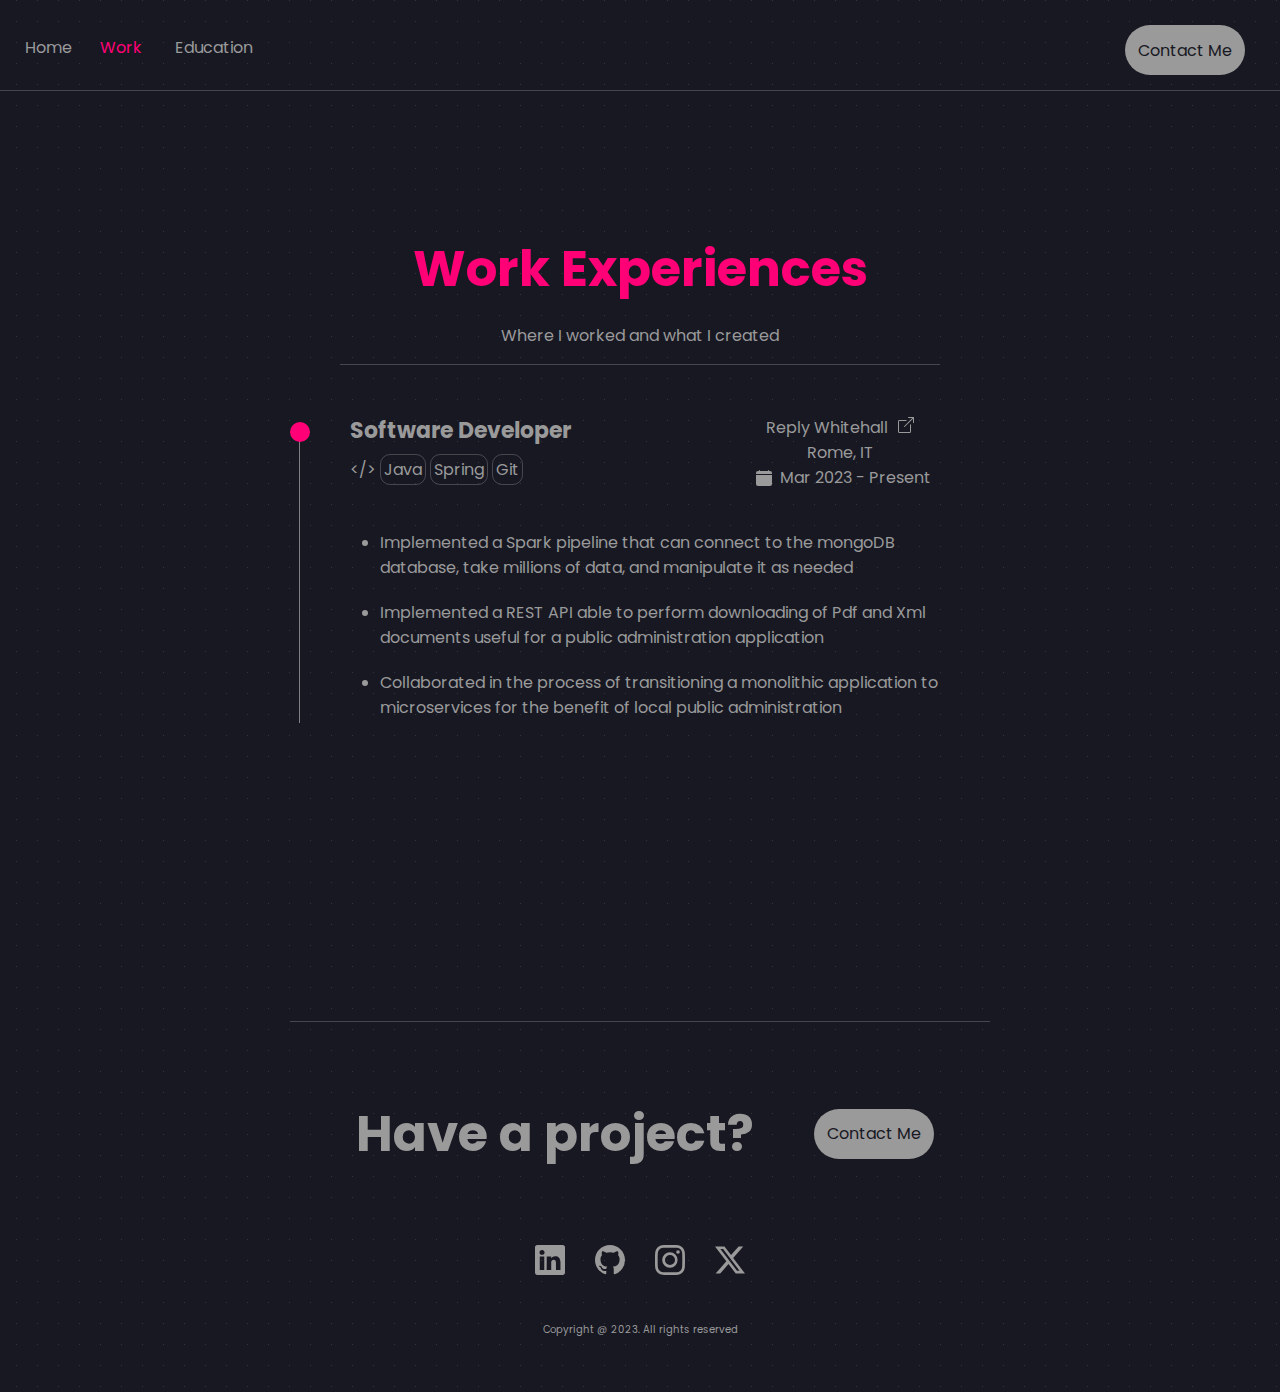
<file: work.html>
<!DOCTYPE html>
<html lang="en">
<head>
    <meta charset="UTF-8">
    <meta name="viewport" content="width=device-width, initial-scale=1.0">
    <meta name="description" content="Questo è il sito internet di Lorenzo Ridolfi, sezione work.">
    <title>Landing Page di Ridolfi Lorenzo - sezione work</title>
    <link rel="stylesheet" href="/assets/css/styles.css">
</head>
<style>
@import url("https://fonts.googleapis.com/css2?family=Outfit:wght@100;400;600&family=Poppins:wght@500&family=Roboto:wght@100;700&display=swap");

html,
body {
  height: 100%;
  background-color: #181823;
  background-image: url(/assets/immagini/BG-Tx-1.svg);
  color: #9a9a9a;
  font-family: "Poppins", sans-serif;
}

body {
  margin: 0;
}



header {
  max-width: 1440px;
  margin: 0 auto;
  height: 60px;
  border-bottom: solid 1px rgba(147, 147, 147, 0.383);
  padding: 15px;
  

  & nav {
    padding: 10px;
    display: flex;
    justify-content: space-between;
    align-items: center;

    & ul li:nth-child(2) a {
          color: #ff0076;
        }
    

    & ul {
      margin: 0;
      padding: 0;
      display: flex;
      align-items: center;
      gap: 10px;
      list-style-type: none;

      & li {
        font-size: 16px;
        width: 65px;
        height: 30px;
        
        & a {
          text-decoration: none;
          color: #9a9a9a;
        }
      }

      & a:hover {
        color: #ff0076;
        cursor: pointer;
      }
    }

    #container {
      display: flex;
      align-items: center;
    }

    #contact-me {
      background-color: #9a9a9a;
      color: #181823;
      border-radius: 30px;
      height: 50px;
      width: 120px;
      display: flex;
      justify-content: center;
      align-items: center;
      text-decoration: none;
      margin-right: 10px;
    }

    #contact-me:hover {
      background-color: #ff0076;
      cursor: pointer;
      scale: 0.95;
    }

    .icon,
    .hamburger {
      background-color: #9a9a9a;
      color: #181823;
      width: 50px;
      height: 50px;
      border-radius: 50%;
      display: flex;
      align-items: center;
      justify-content: center;
      text-decoration: none;
    }

    .hamburger {
      margin-right: auto;
    }

    .icon:hover,
    .hamburger:hover {
      background-color: #ff0076;
      cursor: pointer;
      scale: 0.95;
    }

    .icon svg,
    .hamburger svg {
      color: #181823;
      width: 78%; /* Regola la larghezza della svg */
      height: 78%; /* Regola l'altezza della svg */
      display: block; /* Aggiunto per centrare la svg */
      margin: auto; /* Aggiunto per centrare la svg */
    }

    .dropdown-menu {
      display: none;
      position: absolute;
      top: 60px;
      background-color: #181823;
      width: 100%;
      

      & ul {
        list-style-type: none;
        padding: 0;
        margin: 0;

        & li {
          font-size: 16px;
          height: 30px;
          padding: 10px;
        }

        &li:hover {
          color: #ff0076;
          cursor: pointer;
        }
      }
    }
  }
}

.experiences {
    width: 440.91px auto;
    display: flex;
    flex-direction: column;
    justify-content: top;
    align-items: center;
    max-width: 600px;
    margin: 30px auto;
    padding: 100px 50px;
    border-bottom: solid 1px rgba(147, 147, 147, 0.383);
    position: relative;
    height: auto;
    min-height: 700px;
    

    

    & .introduction {
      width: 600px;
      margin-bottom: 40px;
      border-bottom: solid 1px rgba(147, 147, 147, 0.383);
        

        & h1 {
          color: #ff0076;
          text-align: center;
          font-size: 50px;
          margin: 10px 0px 10px 0px;
        }

        & p {
            font-size: 16px;
            text-align: center;
        }
    }

    & .container {
      display: flex;
      justify-content: center;
      align-items: center;
      height: auto;
      flex-direction: row;
      
    }

    & .job-details {
      width: 400px;

      & h2 {
        font-size: 22px;
        margin-bottom: 10px;
        margin-top: 0;
      }

      & .tech {
        border: solid 1px rgba(147, 147, 147, 0.383);
        border-radius: 10px;
        padding: 3px;
      }

    }

    & .location-details {
      display: flex;
      justify-content: center;
      align-items: center;
      flex-direction: column;
      margin-top: 10px;
      

      & a {
        text-decoration: none;
        color: #9a9a9a;
      }
      & svg {
        color: #9a9a9a;
        margin-left: 6px;
        
      }

      & p.locations {
        margin: 0;
        color: #9a9a9a;
        
      }

      & .date {
        display: flex;
        align-items: center;

        & svg {
          margin-right: 8px;
        }
        & p {
          margin: 0;
        }
      }

      & a:hover {
      color: #ff0076;
      
    }

      
    }

    .what-create ul {
      margin-top: 40px;
      & li {
        margin-bottom: 20px;
      }

       
     
    }

    
  }

  .experiences::after {
    content: "";
    position: absolute;
    top: 301px;
    left: 0;
    width: 20px; /* Larghezza del pallino */
    height: 20px; /* Altezza del pallino */
    background-color: #ff0076;
    border-radius: 50%;
}

.experiences::before {
    content: "";
    position: absolute;
    top: 302px; /* L'altezza del pallino più uno spazio */
    left: 9px; /* Metà della larghezza del pallino */
    width: 1px; /* Larghezza della linea */
    height: 300px; /* Altezza della linea */
    background-color: #9a9a9acd; /* Colore grigio */
}



@media screen and (max-width: 711px) {
  
  .experiences .container {
    flex-direction: column;
    align-items: center; 
    text-align: center;
    }
  .experiences>.introduction  {
   width: 100%;
   margin: 0 auto;
  }
  .experiences > .introduction h1 {
    font-size: 35px;
    text-align: center;
    margin: 10px 0;
  }

  .experiences>.introduction p {
    font-size: 15px;
    text-align: center;
  }
  .experiences .job-details{
    width: 100%; 
    margin-top: 30px; 
  }
  .experiences .location-details {
    margin-top: 45px; 
  }

  .experiences::after {
    top: 255px;
    left: 5px;
    
}

.experiences::before {
    top: 256px; 
    height: 630px;
    left: 13.5px;
    

}
  
}

@media screen and (max-width: 408px) {

  .experiences::after {
    top: 309px;
    
}

.experiences::before {
    top: 311px; 
    height: 680px;
    
}
  
}

@media screen and (max-width: 362px) {

  .experiences::after {
    top: 333px;
    
}

.experiences::before {
    top: 334px; 
    height: 700px;
    
}
  
}
@media screen and (max-width: 281px) {

  .experiences .container .location-details .date p {
    width: 153px;
  }
  
}


</style>
<body>
    <header>
        <nav>
            <div class="dropdown-menu">
              <ul>
                <li>Home</li>
                <li>Work</li>
                <li>Education</li>
              </ul>
            </div>
            <ul>
              <li><a href="index.html"> Home </a></li>
              <li><a href="work.html"> Work </a></li>
              <li><a href="education.html"> Education </a></li>
            </ul>
            <div class="hamburger">
              <svg
                xmlns="http://www.w3.org/2000/svg"
                fill="none"
                viewBox="0 0 24 24"
                stroke-width="1.5"
                stroke="currentColor"
                class="w-6 h-6"
              >
                <path
                  stroke-linecap="round"
                  stroke-linejoin="round"
                  d="M3.75 6.75h16.5M3.75 12h16.5m-16.5 5.25h16.5"
                />
              </svg>
            </div>
            <div class="container">
              <a href="mailto:ridolfilorenzo6@gmail.com" id="contact-me" aria-label="Contact Me">
                Contact Me
              </a>
              <div class="icon">
                <a href="mailto:ridolfilorenzo6@gmail.com" aria-label="Invia un'email a ridolfilorenzo6@gmail.com"
                  ><svg
                    xmlns="http://www.w3.org/2000/svg"
                    fill="none"
                    viewBox="0 0 24 24"
                    stroke-width="1.5"
                    stroke="currentColor"
                    class="w-6 h-6"
                  >
                    <path
                      stroke-linecap="round"
                      stroke-linejoin="round"
                      d="M21.75 6.75v10.5a2.25 2.25 0 01-2.25 2.25h-15a2.25 2.25 0 01-2.25-2.25V6.75m19.5 0A2.25 2.25 0 0019.5 4.5h-15a2.25 2.25 0 00-2.25 2.25m19.5 0v.243a2.25 2.25 0 01-1.07 1.916l-7.5 4.615a2.25 2.25 0 01-2.36 0L3.32 8.91a2.25 2.25 0 01-1.07-1.916V6.75"
                    />
                  </svg>
                </a>
              </div>
            </div>
          </nav>
        </header>
    </header>
    <main>
        <section class="experiences">
            <div class="introduction">
                <h1>Work Experiences</h1>
                <p>Where I worked and what I created</p>
            </div>
            <div class="container">
            <div class="job-details">
                <h2>Software Developer</h2>
                <span class="techx">&lt;/&gt;</span>
                <span class="tech">Java</span>
                <span class="tech">Spring</span>
                <span class="tech">Git</span>
            </div>
              <div class="location-details">
                <a href="https://www.reply.com/whitehall-reply/it/" target="_blank">Reply Whitehall
                <svg xmlns="http://www.w3.org/2000/svg" width="16" height="16" fill="currentColor" class="bi bi-box-arrow-up-right" viewBox="0 0 16 16">
                  <path fill-rule="evenodd" d="M8.636 3.5a.5.5 0 0 0-.5-.5H1.5A1.5 1.5 0 0 0 0 4.5v10A1.5 1.5 0 0 0 1.5 16h10a1.5 1.5 0 0 0 1.5-1.5V7.864a.5.5 0 0 0-1 0V14.5a.5.5 0 0 1-.5.5h-10a.5.5 0 0 1-.5-.5v-10a.5.5 0 0 1 .5-.5h6.636a.5.5 0 0 0 .5-.5"/>
                  <path fill-rule="evenodd" d="M16 .5a.5.5 0 0 0-.5-.5h-5a.5.5 0 0 0 0 1h3.793L6.146 9.146a.5.5 0 1 0 .708.708L15 1.707V5.5a.5.5 0 0 0 1 0z"/>
                </svg>
              </a>
              <p class="locations">Rome, IT</p>
              <div class="date">
                <svg xmlns="http://www.w3.org/2000/svg" width="16" height="16" fill="currentColor" class="bi bi-calendar-fill" viewBox="0 0 16 16">
                  <path d="M3.5 0a.5.5 0 0 1 .5.5V1h8V.5a.5.5 0 0 1 1 0V1h1a2 2 0 0 1 2 2v11a2 2 0 0 1-2 2H2a2 2 0 0 1-2-2V5h16V4H0V3a2 2 0 0 1 2-2h1V.5a.5.5 0 0 1 .5-.5"/>
                </svg>
                <p>Mar 2023 - Present</p>
              </div>
              </div>
            </div>
            <div class="what-create">
               <ul>
                    <li>
                        Implemented a Spark pipeline that can connect to the mongoDB database, take millions of data, and manipulate it as needed
                    </li>
                    <li>
                        Implemented a REST API able to perform downloading of Pdf and Xml documents useful for a public administration application
                    </li>
                    <li>
                        Collaborated in the process of transitioning a monolithic application to microservices for the benefit of local public administration
                    </li>
                </ul>
            </div>
          </div>
        </section>
    </main>
    <footer>
        <div class="have">
            <h1>Have a project?</h1>
            <a href="mailto:ridolfilorenzo6@gmail.com" id="contact" aria-label="Contact Me">
              Contact Me
            </a>
            <div class="icon-mail">
            <a href="mailto:ridolfilorenzo6@gmail.com" aria-label="Invia un'email a ridolfilorenzo6@gmail.com"
              ><svg
                xmlns="http://www.w3.org/2000/svg"
                fill="none"
                viewBox="0 0 24 24"
                stroke-width="1.5"
                stroke="currentColor"
                class="w-6 h-6"
              >
                <path
                  stroke-linecap="round"
                  stroke-linejoin="round"
                  d="M21.75 6.75v10.5a2.25 2.25 0 01-2.25 2.25h-15a2.25 2.25 0 01-2.25-2.25V6.75m19.5 0A2.25 2.25 0 0019.5 4.5h-15a2.25 2.25 0 00-2.25 2.25m19.5 0v.243a2.25 2.25 0 01-1.07 1.916l-7.5 4.615a2.25 2.25 0 01-2.36 0L3.32 8.91a2.25 2.25 0 01-1.07-1.916V6.75"
                />
              </svg>
            </a>
            </div>   
          </div>
      <div class="socials">
        <div class="in">
          <a
            href="https://www.linkedin.com/in/lorenzo-ridolfi-301a9b1b6/" aria-label="Link per accedere al profilo linkedin esterno"
            id="lk"
            target="_blank"
            ><svg
              xmlns="http://www.w3.org/2000/svg"
              width="16"
              height="16"
              fill="currentColor"
              class="bi bi-linkedin"
              viewBox="0 0 16 16"
            >
              <path
                d="M0 1.146C0 .513.526 0 1.175 0h13.65C15.474 0 16 .513 16 1.146v13.708c0 .633-.526 1.146-1.175 1.146H1.175C.526 16 0 15.487 0 14.854V1.146zm4.943 12.248V6.169H2.542v7.225h2.401m-1.2-8.212c.837 0 1.358-.554 1.358-1.248-.015-.709-.52-1.248-1.342-1.248-.822 0-1.359.54-1.359 1.248 0 .694.521 1.248 1.327 1.248h.016zm4.908 8.212V9.359c0-.216.016-.432.08-.586.173-.431.568-.878 1.232-.878.869 0 1.216.662 1.216 1.634v3.865h2.401V9.25c0-2.22-1.184-3.252-2.764-3.252-1.274 0-1.845.7-2.165 1.193v.025h-.016a5.54 5.54 0 0 1 .016-.025V6.169h-2.4c.03.678 0 7.225 0 7.225h2.4"
              /></svg></a>
        </div>
        <div class="git">
          <a href="https://github.com/lorenzoridolfi9" id="ghub" target="_blank" aria-label="Link per accedere al profilo github esterno"
            ><svg
              xmlns="http://www.w3.org/2000/svg"
              width="16"
              height="16"
              fill="currentColor"
              class="bi bi-github"
              viewBox="0 0 16 16"
            >
              <path
                d="M8 0C3.58 0 0 3.58 0 8c0 3.54 2.29 6.53 5.47 7.59.4.07.55-.17.55-.38 0-.19-.01-.82-.01-1.49-2.01.37-2.53-.49-2.69-.94-.09-.23-.48-.94-.82-1.13-.28-.15-.68-.52-.01-.53.63-.01 1.08.58 1.23.82.72 1.21 1.87.87 2.33.66.07-.52.28-.87.51-1.07-1.78-.2-3.64-.89-3.64-3.95 0-.87.31-1.59.82-2.15-.08-.2-.36-1.02.08-2.12 0 0 .67-.21 2.2.82.64-.18 1.32-.27 2-.27.68 0 1.36.09 2 .27 1.53-1.04 2.2-.82 2.2-.82.44 1.1.16 1.92.08 2.12.51.56.82 1.27.82 2.15 0 3.07-1.87 3.75-3.65 3.95.29.25.54.73.54 1.48 0 1.07-.01 1.93-.01 2.2 0 .21.15.46.55.38A8.012 8.012 0 0 0 16 8c0-4.42-3.58-8-8-8"
              /></svg></a>
        </div>
        <div class="ins">
          <a
            href="https://www.instagram.com/lorenzo_ridolfi9/" aria-label="Link per accedere al profilo instagram esterno"
            id="instag"
            target="_blank"
            ><svg
              xmlns="http://www.w3.org/2000/svg"
              width="16"
              height="16"
              fill="currentColor"
              class="bi bi-instagram"
              viewBox="0 0 16 16"
            >
              <path
                d="M8 0C5.829 0 5.556.01 4.703.048 3.85.088 3.269.222 2.76.42a3.917 3.917 0 0 0-1.417.923A3.927 3.927 0 0 0 .42 2.76C.222 3.268.087 3.85.048 4.7.01 5.555 0 5.827 0 8.001c0 2.172.01 2.444.048 3.297.04.852.174 1.433.372 1.942.205.526.478.972.923 1.417.444.445.89.719 1.416.923.51.198 1.09.333 1.942.372C5.555 15.99 5.827 16 8 16s2.444-.01 3.298-.048c.851-.04 1.434-.174 1.943-.372a3.916 3.916 0 0 0 1.416-.923c.445-.445.718-.891.923-1.417.197-.509.332-1.09.372-1.942C15.99 10.445 16 10.173 16 8s-.01-2.445-.048-3.299c-.04-.851-.175-1.433-.372-1.941a3.926 3.926 0 0 0-.923-1.417A3.911 3.911 0 0 0 13.24.42c-.51-.198-1.092-.333-1.943-.372C10.443.01 10.172 0 7.998 0h.003zm-.717 1.442h.718c2.136 0 2.389.007 3.232.046.78.035 1.204.166 1.486.275.373.145.64.319.92.599.28.28.453.546.598.92.11.281.24.705.275 1.485.039.843.047 1.096.047 3.231s-.008 2.389-.047 3.232c-.035.78-.166 1.203-.275 1.485a2.47 2.47 0 0 1-.599.919c-.28.28-.546.453-.92.598-.28.11-.704.24-1.485.276-.843.038-1.096.047-3.232.047s-2.39-.009-3.233-.047c-.78-.036-1.203-.166-1.485-.276a2.478 2.478 0 0 1-.92-.598 2.48 2.48 0 0 1-.6-.92c-.109-.281-.24-.705-.275-1.485-.038-.843-.046-1.096-.046-3.233 0-2.136.008-2.388.046-3.231.036-.78.166-1.204.276-1.486.145-.373.319-.64.599-.92.28-.28.546-.453.92-.598.282-.11.705-.24 1.485-.276.738-.034 1.024-.044 2.515-.045v.002zm4.988 1.328a.96.96 0 1 0 0 1.92.96.96 0 0 0 0-1.92zm-4.27 1.122a4.109 4.109 0 1 0 0 8.217 4.109 4.109 0 0 0 0-8.217zm0 1.441a2.667 2.667 0 1 1 0 5.334 2.667 2.667 0 0 1 0-5.334"
              /></svg></a>
        </div>
        <div class="tw">
          <a
            href="https://twitter.com/Lorenzoridolfi9" aria-label="Link per accedere al profilo twitter esterno"
            id="twitt"
            target="_blank"
            ><svg
              xmlns="http://www.w3.org/2000/svg"
              width="16"
              height="16"
              fill="currentColor"
              class="bi bi-twitter-x"
              viewBox="0 0 16 16"
            >
              <path
                d="M12.6.75h2.454l-5.36 6.142L16 15.25h-4.937l-3.867-5.07-4.425 5.07H.316l5.733-6.57L0 .75h5.063l3.495 4.633L12.601.75Zm-.86 13.028h1.36L4.323 2.145H2.865l8.875 11.633Z"
              /></svg></a>
        </div>
      </div>
          <p> Copyright @ 2023. All rights reserved</p>
    </footer>
    
</body>
</html>
</file>
<file: assets/css/styles.css>
.projects {
    height: 100%;
    margin-top: 110px;
    margin-bottom: 100px;
    text-align: center;
    padding: 40px 20px;

    & h1 {
      font-size: 18.72px;
      background: linear-gradient(45deg, #999797 40%, #656565);
      -webkit-background-clip: text;
      color: transparent;
      background-clip: text;
    }

    & .container {
      display: grid;
      grid-template-columns: 1fr 1fr;
      gap: 20px;
      margin-top: 80px;
      border-bottom: solid 1px rgba(147, 147, 147, 0.383);

      & .service-grid-item {
        width: 250px;
        height: 350px;
        margin-bottom: 180px;
        /* border: solid 1px rgba(187, 187, 187, 0.231); */
        border-radius: 30px;
        background: linear-gradient(45deg, #727171 30%, #656565);
        box-shadow: 0px 13px 19px 0px rgba(127, 126, 126, 0.1);

        & a {
          text-decoration: none;
          color: #181823;
        }

        & img {
          width: 100%;
          height: 150px;
          border-top-right-radius: 30px;
          border-top-left-radius: 30px;
        }

        & #emotion-recognition {
          object-fit: cover; 
          width: 100%; 
          height: 42%;
        }
        & #computer-vision {
          object-fit: cover; 
          width: 100%; 
          height: 42%;
        }
        & #forecasting {
          object-fit: cover; 
          width: 100%; 
          height: 42%;
        }

        & h2 {
          font-size: 20px;
        }

        & p {
          padding: 10px;
        }
      }

      .service-grid-item:hover {
        scale: 0.99;

        & a {
          /* color: #35354f; */
          color: #821f4d;
          /* color: #761a45; */
        }
      }
    }
  }

  .skills {
    text-align: center;
    margin-top: 100px;
    padding: 40px 20px;
    border-bottom: solid 1px rgba(147, 147, 147, 0.383);

    & .container-category {
      display: grid;
      grid-template-columns: 1fr 1fr;
      gap: 20px;
      margin-top: 80px;
      /* border-bottom: solid 1px #656565; */

      & .item {
        width: 250px;
        height: 200px;
        margin-bottom: 140px;
        border-radius: 30px;
        border: solid 1px #65656556;
        /* background: linear-gradient(45deg, #727171 30%, #656565); */
        box-shadow: 0px 13px 19px 0px rgba(127, 126, 126, 0.1);
        background-color: #181823;
        
        & h3 {
          font-size: 22px;
          border-bottom: solid 1px rgba(147, 147, 147, 0.383);
          padding: 5px;
          max-width: 150px;
          margin-left: 48px;
          
        }
        & .icons {
          display: flex;
          justify-content: center;
          align-items: center;
          margin-top: 50px;
        }

        & img, svg  {
          width: 40px;
          height: 40px;
          margin-right: 15px;
        }

        & #skit {
          width: 60px;
          height: 32px;
        }

        & #mongo {
          width: 50px;
          height: 50px;
        }

        & #mysql {
          width: 75px;
          height: 52px;
        }
        & #sql {
          width: 30px;
          height: 40px;
        }
        & #pytorch {
          width: 32px;
          height: 39px;
        }
        & #tensor {
          width: 37px;
          height: 40px;
        }
        & #jn {
          width: 34px;
          height: 40px;
        }
        & #pandas {
          width: 28px;
          height: 39px;
        }
      }
    }
  }

  footer {
    height: 320px;
    padding: 10px;

    & .have {
    display: flex;
    justify-content: center;
    align-items: center;
    }

    & h1 {
      font-size: 50px;
      margin-left: 10px;
    }

    & p {
      font-size: 10px;
      text-align: center;
      
    }

    #contact {
        background-color: #9a9a9a;
        color: #181823;
        border-radius: 30px;
        height: 50px;
        width: 120px;
        display: flex;
        justify-content: center;
        align-items: center;
        text-decoration: none;
        margin-left: 60px;
      }

      #contact:hover {
        background-color: #ff0076;
        cursor: pointer;
        scale: 0.95;
      }

    .socials {
    display: flex;
    justify-content: center;
    align-items: center;
    gap: 30px;
    max-width: 550px;
    margin: 40px auto;

    & #lk,
    #ghub,
    #instag,
    #twitt {
      & svg {
        width: 30px;
        height: 30px;
        text-decoration: none;
        color: #9a9a9a;
        
      }

      & svg:hover {
        color: #ff0076;
        cursor: pointer;
        scale: 0.9;
      }
    }

  
  }

  }

  #scrollToTopBtn {
  position: fixed;
  bottom: 20px;
  right: 5px;
  display: none;
  width: 30px;
  height: 30px;
  background-color: #9a9a9a3a;
  color: #181823;
  border: none;
  border-radius: 50%;
  padding: 12px;
  cursor: pointer;
  font-size: 32px;
  text-align: center;
  line-height: 30px;
  text-decoration: none;
}

  #scrollToTopBtn:hover {
      background-color: #ff0076;
  }

  /* Stile per WebKit (Chrome, Safari, Edge) */
  ::-webkit-scrollbar {
      width: 10px; /* Larghezza della scrollbar */
  }

  ::-webkit-scrollbar-thumb {
      background-color: #181823b3; 
      border-radius: 15px; 
  }

  /* Stile per Firefox */
  ::-moz-scrollbar {
      width: 10px; 
  }

  ::-moz-scrollbar-thumb {
      background-color: #181823b3; 
      border-radius: 15px; 
  }

  /* Stile per WebKit (Chrome, Safari, Edge) */
  ::-webkit-scrollbar-track {
      background-color: #9a9a9ac9; 
  }

  /* Stile per Firefox */
  ::-moz-scrollbar-track {
      background-color: #9a9a9ac9; 
  }

  
  ::-webkit-scrollbar-thumb:hover {
      background-color: #555; 
  }


  ::-moz-scrollbar-thumb:hover {
      background-color: #555;
  }


  /* Nascondi l'overflow orizzontale solo quando la larghezza è inferiore a 553px */
  @media screen and (max-width: 610px) {
    body {
        overflow-x: hidden;
        width: 100vw;
    }

}

  @media screen and (max-width: 653px) {
    
    #scrollToTopBtn {
      width: 20px;
      height: 20px;
      font-size: 25px;
      line-height: 20px;
  }
}


  /* responsive navbar */
  @media screen and (max-width: 700px) {
    nav #contact-me,
    nav ul li {
      display: none !important;
    }
  }
  @media screen and (min-width: 700px) {
    .icon,
    .hamburger {
      display: none !important;
    }
  }

  /* responsive hero */
  @media screen and (max-width: 550px) {
      .hero>#job{
        font-size: 25px;
      }
      .hero>.testo>p {
           width: 250px;
           margin-left: auto;
           margin-right: auto;
      }
    }

  /* responsive number */
  @media screen and (max-width: 290px) {
    .ai>.short, .ml>.short, .wd>.short, .bi>.short, .ml>.long, .wd>.long, .bi>.long {
      display: none;
    }
    .ai>.galaxy-fold, .ml>.galaxy-fold, .wd>.galaxy-fold, .bi>.galaxy-fold {
      display: block;
    }
    & svg.bi.bi-robot,  svg.bi.bi-gear-fill, svg.bi.bi-code-slash, svg.bi.bi-lightbulb-fill {
      width: 36px;
      height: 36px;
    }
    
  }

  @media screen and (min-width: 291px) and (max-width: 500px) {
    .ml>.long, .wd>.long, .bi>.long {
      display: none;
    }
    .galaxy-fold {
      display: none;
    }
    .ai>.short, .ml>.short, .wd>.short, .bi>.short {
      width: 50px;
    }
  }

  @media screen and (max-width: 850px) {
      .ml>.long, .wd>.long, .bi>.long {
        display: none;
      }
      .galaxy-fold {
        display: none; 
      }
    }

  @media screen and (min-width: 851px) {
      .ml>.short, .wd>.short, .bi>.short {
        display: none;
      }
      .galaxy-fold {
        display: none; 
      }
    }
  

  /* responsive projects */
  @media screen and (max-width: 550px) {
    .projects {
      margin-bottom: 0px;
      padding-bottom: 0px;
      
    }
    .projects .container {
      grid-template-columns: repeat(1, 1fr);
      place-items: center;
    }
  }

  @media screen and (min-width: 850px) {
    .projects {
      margin-bottom: 0px;
      padding-bottom: 0px;
    }
    .projects .container {
      grid-template-columns: repeat(3, 1fr);
    }
  }

  @media screen and (min-width: 1380px) {
    .projects {
      margin-bottom: 0px;
      padding-bottom: 0px;
    }
    .projects .container {
      grid-template-columns: repeat(4, 1fr);
    }
  }



    /* responsive skills */
    @media screen and (max-width: 550px) {
      .skills {
        margin-top: 0;
        
        
      }

      .skills .container-category{
      grid-template-columns: repeat(1, 1fr);
      place-items: center;
    }
      
    }

    @media screen and (min-width: 850px) {
      .skills {
        margin-top: 0;
      }

      .skills .container-category {
      grid-template-columns: repeat(3, 1fr);
    }
    }

    @media screen and (min-width: 1380px) {
      .skills {
        margin-top: 0;
      }

      .skills .container-category {
      grid-template-columns: repeat(5, 1fr);
    }
    }


     /* responsive footer */
    @media screen and (max-width: 700px) {
      .have>h1 {
        font-size: 35px;
        width: 180px;
      }
      .have>#contact {
        display: none;
      }
      .icon-mail{
        background-color: #9a9a9a;
        color: #181823;
        width: 50px;
        height: 50px;
        border-radius: 50%;
        display: flex;
        align-items: center;
        justify-content: center;
        text-decoration: none;
        
        
      }

      .icon-mail>a>svg{
        color: #181823;
        width: 78%; 
        height: 78%; 
        display: block; 
        margin: auto; 
        
      }

      .icon-mail:hover{
        background-color: #ff0076;
        cursor: pointer;
        scale: 0.95;
      }
      
  }
</file>
